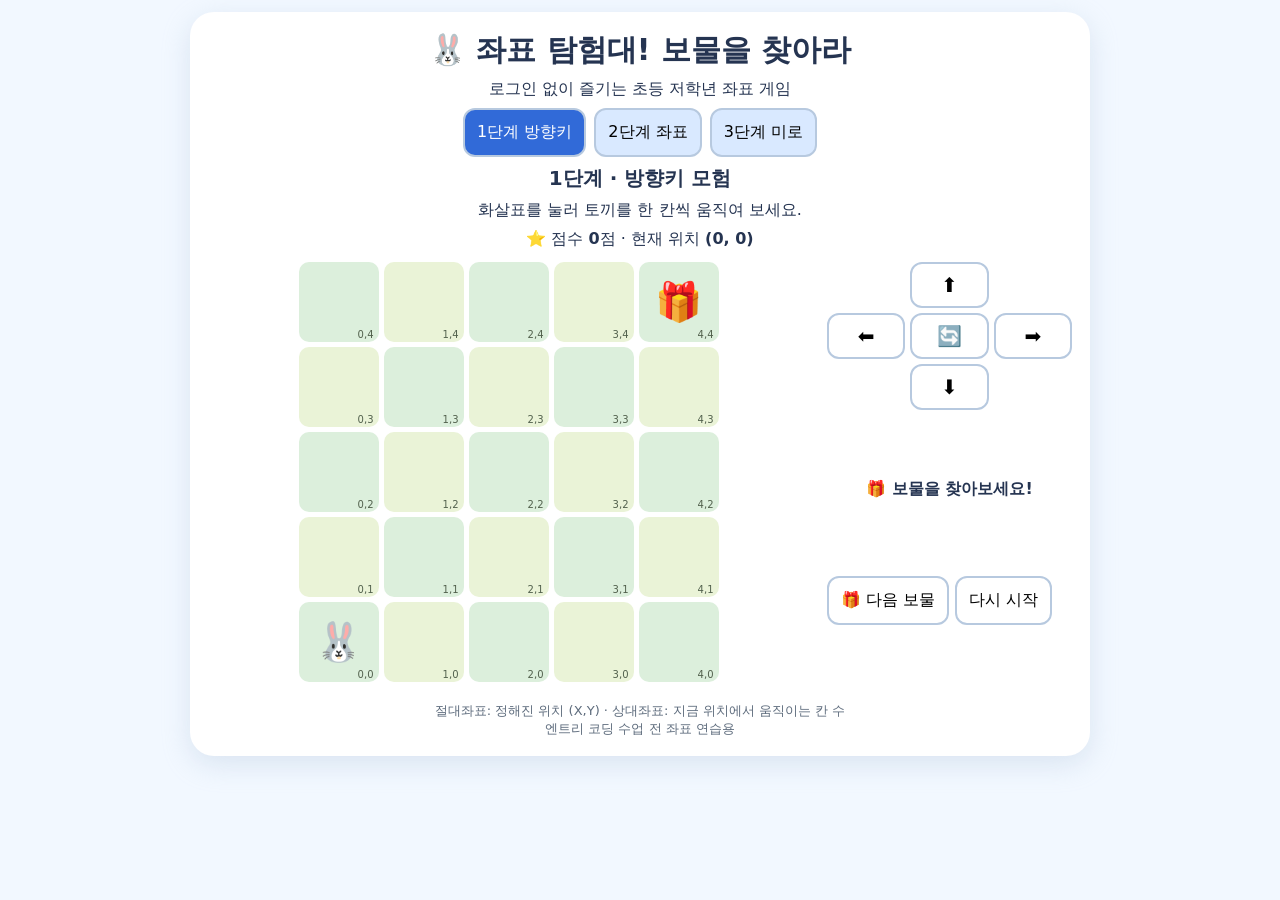
<file: coordinate-adventure/index.html>
<!doctype html><html lang="ko"><head><meta charset="utf-8"><meta name="viewport" content="width=device-width,initial-scale=1"><title>좌표 탐험대! 보물을 찾아라</title><style>body{font-family:system-ui,sans-serif;background:#f2f8ff;color:#253451;text-align:center;margin:0;padding:20px}main{max-width:650px;margin:auto;background:white;border-radius:24px;padding:22px;box-shadow:0 8px 28px #a9bed455}h1{font-size:clamp(24px,5vw,34px)}button,select{font:inherit;border-radius:12px;padding:12px;border:2px solid #b7c9df;background:white;cursor:pointer}button:hover{background:#e1f0ff}button:focus-visible{outline:3px solid orange}.tabs{display:flex;gap:8px;justify-content:center;flex-wrap:wrap}.tabs button{background:#d9e9ff}.tabs button.active,.primary{background:#316ad8;color:white}.board{display:grid;grid-template-columns:repeat(5,1fr);gap:5px;max-width:420px;margin:20px auto}.cell{aspect-ratio:1;display:grid;place-items:center;border-radius:10px;background:#dcefdc;font-size:clamp(20px,6vw,38px);position:relative}.cell:nth-child(even){background:#eaf3d7}.cell small{position:absolute;bottom:2px;right:5px;font-size:10px;color:#52614d}.obstacle{background:#ffc9ba!important}.controls{display:grid;grid-template-columns:repeat(3,90px);gap:8px;justify-content:center}.controls button{font-size:20px}.commands{min-height:48px;background:#f2f6ff;border-radius:12px;padding:10px;margin:12px 0;overflow-wrap:anywhere}.info{font-weight:bold;min-height:28px}section{margin-top:16px}#coord{display:flex;justify-content:center;gap:10px;align-items:center;flex-wrap:wrap}footer{font-size:13px;color:#5d6b7c;margin-top:25px}
/* 최초 버전의 게임 동작은 유지하고 조작 버튼만 오른쪽으로 이동 */
*{box-sizing:border-box}body{padding:12px}main{max-width:900px;padding:18px;display:grid;grid-template-columns:minmax(0,1fr) 245px;gap:8px 18px;align-items:start}main>h1,main>nav,main>h2,main>p:first-of-type,main>p:nth-of-type(2),main>div:first-of-type,main>footer{grid-column:1/-1;margin:0}main>h1{font-size:clamp(22px,3vw,30px)}main>h2{font-size:20px}main>p{margin:0}main>.board{grid-column:1;grid-row:7 / span 3;width:min(100%,420px);margin:4px auto}main>#relative,main>#absolute,main>#maze{grid-column:2;grid-row:7;margin:4px 0 0}main>#message{grid-column:2;grid-row:8;margin:0;min-height:28px}main>p:nth-last-of-type(1){grid-column:2;grid-row:9;margin:0;display:flex;gap:6px;flex-wrap:wrap}main>footer{grid-row:10;margin-top:8px}.controls{grid-template-columns:repeat(3,minmax(0,1fr));gap:5px}.controls button{padding:9px 3px}#coord{flex-direction:column;gap:9px}#coord label{display:flex;align-items:center;justify-content:space-between;width:100%}#coord select{min-width:90px}#maze>div:first-of-type{display:grid;grid-template-columns:repeat(2,minmax(0,1fr));gap:5px}#maze button{padding:7px 4px}#maze .commands{margin:8px 0;padding:8px}[hidden]{display:none!important}
@media(max-width:620px){main{grid-template-columns:minmax(0,1fr) 145px;gap:5px 7px;padding:8px}main>.board{width:100%}main>h1{font-size:21px}main>h2{font-size:17px}main>p{font-size:12px}main>footer{font-size:11px}main>#relative button,main>#absolute button,main>#maze button{font-size:12px;padding:5px 2px}#coord select{min-width:55px}.tabs{gap:4px}.tabs button{font-size:12px;padding:7px 3px}#maze>p{font-size:11px}}
</style></head><body><main><h1>🐰 좌표 탐험대! 보물을 찾아라</h1><p>로그인 없이 즐기는 초등 저학년 좌표 게임</p><nav class="tabs"><button onclick="stage(1)" id="tab1">1단계 방향키</button><button onclick="stage(2)" id="tab2">2단계 좌표</button><button onclick="stage(3)" id="tab3">3단계 미로</button></nav><h2 id="heading"></h2><p id="help"></p><div>⭐ 점수 <b id="score">0</b>점 · 현재 위치 <b id="position"></b></div><div id="board" class="board" aria-label="좌표 게임판"></div><p id="message" class="info" role="status"></p><section id="relative"><div class="controls"><span></span><button onclick="move(0,1)">⬆️</button><span></span><button onclick="move(-1,0)">⬅️</button><button onclick="reset()">🔄</button><button onclick="move(1,0)">➡️</button><span></span><button onclick="move(0,-1)">⬇️</button><span></span></div></section><section id="absolute" hidden><div id="coord"><label>X <select id="x"></select></label><label>Y <select id="y"></select></label><button class="primary" onclick="teleport()">좌표로 이동!</button></div></section><section id="maze" hidden><p>명령을 차례대로 담고 실행해요. 🧱 장애물은 피하세요!</p><div><button onclick="add(0,1)">⬆️ 위</button><button onclick="add(0,-1)">⬇️ 아래</button><button onclick="add(-1,0)">⬅️ 왼쪽</button><button onclick="add(1,0)">➡️ 오른쪽</button></div><div id="commands" class="commands">명령을 선택하세요</div><button class="primary" onclick="run()">▶️ 명령 실행</button> <button onclick="undo()">↩️ 하나 취소</button> <button onclick="clearCommands()">🗑️ 모두 지우기</button></section><p><button onclick="next()">🎁 다음 보물</button> <button onclick="reset()">다시 시작</button></p><footer>절대좌표: 정해진 위치 (X,Y) · 상대좌표: 지금 위치에서 움직이는 칸 수<br>엔트리 코딩 수업 전 좌표 연습용</footer></main><script>let level=1,round=0,score=0,pos={x:0,y:0},goal={x:4,y:4},walls=[],commands=[],running=false;const $=id=>document.getElementById(id);for(let i=0;i<5;i++){for(let id of ['x','y'])$(id).add(new Option(i,i))}function key(p){return p.x+','+p.y}function stage(n){level=n;round=0;score=0;$('score').textContent=score;reset()}function reset(){running=false;commands=[];pos={x:0,y:0};goal=level===3?{x:4,y:4}:{x:(round*2+4)%5,y:(round*3+4)%5};if(key(goal)==='0,0')goal={x:4,y:4};walls=level===3?[{x:1,y:0},{x:1,y:1},{x:3,y:2},{x:3,y:3}]:[];for(let i=1;i<=3;i++)$('tab'+i).classList.toggle('active',i===level);$('heading').textContent=['','1단계 · 방향키 모험','2단계 · 보물 좌표 찾기','3단계 · 장애물 미로 탈출'][level];$('help').textContent=['','화살표를 눌러 토끼를 한 칸씩 움직여 보세요.','X와 Y를 선택해 보물 위치로 순간이동하세요.','이동 명령을 순서대로 조립하고 실행하세요.'][level];$('relative').hidden=level!==1;$('absolute').hidden=level!==2;$('maze').hidden=level!==3;$('message').textContent='🎁 보물을 찾아보세요!';draw()}function draw(){let b=$('board');b.innerHTML='';for(let y=4;y>=0;y--)for(let x=0;x<5;x++){let c=document.createElement('div');c.className='cell';let wall=walls.some(p=>p.x===x&&p.y===y);if(wall)c.classList.add('obstacle');c.textContent=pos.x===x&&pos.y===y?'🐰':goal.x===x&&goal.y===y?'🎁':wall?'🧱':'';let s=document.createElement('small');s.textContent=x+','+y;c.appendChild(s);b.appendChild(c)}$('position').textContent='('+pos.x+', '+pos.y+')';$('commands').textContent=commands.length?commands.map(c=>c.label).join(' → '):'명령을 선택하세요'}function move(dx,dy){if(running)return;step(dx,dy)}function step(dx,dy){let x=pos.x+dx,y=pos.y+dy;if(x<0||x>4||y<0||y>4){$('message').textContent='🚧 지도 밖으로 나갈 수 없어요!';return false}if(walls.some(p=>p.x===x&&p.y===y)){$('message').textContent='🧱 장애물이 있어요! 다른 길을 찾아보세요.';return false}pos={x,y};draw();if(x===goal.x&&y===goal.y){score+=10;$('score').textContent=score;$('message').textContent='🎉 성공! 보물 발견! +10점';return 'win'}$('message').textContent='좋아요! 다음 위치로 이동해요.';return true}function teleport(){let x=+$('x').value,y=+$('y').value;pos={x,y};draw();if(x===goal.x&&y===goal.y){score+=10;$('score').textContent=score;$('message').textContent='🎉 정확한 좌표! +10점'}else $('message').textContent='아쉬워요! 보물의 좌표를 다시 확인해요.'}function add(dx,dy){if(running)return;commands.push({dx,dy,label:dx===1?'➡️':dx===-1?'⬅️':dy===1?'⬆️':'⬇️'});draw()}function undo(){if(running)return;commands.pop();draw()}function clearCommands(){if(running)return;commands=[];draw()}async function run(){if(running||!commands.length)return;running=true;pos={x:0,y:0};draw();let seq=[...commands];for(let c of seq){await new Promise(r=>setTimeout(r,450));let result=step(c.dx,c.dy);if(result!==true)break}running=false}function next(){round++;reset()}stage(1);</script></body></html>
</file>
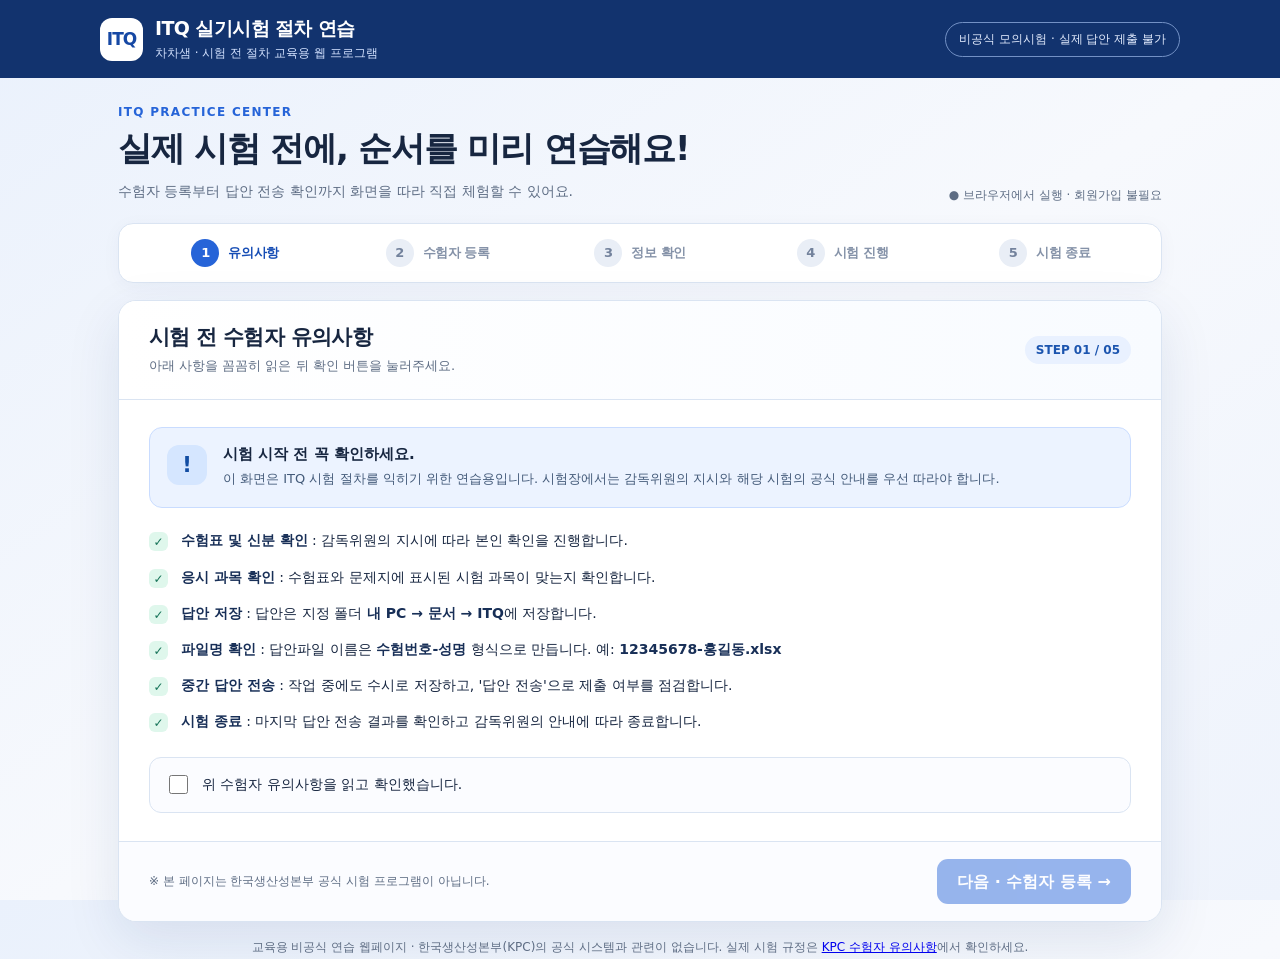
<file: itq/index.html>
<!doctype html>
<html lang="ko">
<head>
  <meta charset="utf-8" />
  <meta name="viewport" content="width=device-width, initial-scale=1" />
  <meta name="theme-color" content="#183c80" />
  <title>ITQ 실기시험 절차 연습 | 차차샘</title>
  <style>
    :root { --navy:#17366a; --blue:#2664d8; --blue-deep:#164db5; --pale:#edf4ff; --ink:#172640; --muted:#5e6d84; --border:#dae4f2; --bg:#f3f6fc; --ok:#117653; --warn:#a85b04; --red:#af3030; --shadow:0 18px 54px rgba(24,52,104,.10); }
    *{box-sizing:border-box} html{height:100%} body{margin:0;min-height:100vh;font-family:'Malgun Gothic','Apple SD Gothic Neo','Noto Sans KR',system-ui,sans-serif;color:var(--ink);background:linear-gradient(145deg,#eaf1fc 0%,#f7f9fd 52%,#eef3fc 100%)}
    button,input,select{font:inherit} button{cursor:pointer} button:disabled{cursor:not-allowed;opacity:.47} button:focus-visible,input:focus-visible,select:focus-visible{outline:3px solid #8cb5ff;outline-offset:3px} [hidden]{display:none!important}
    .top{background:#12336e;color:white;min-height:76px;display:flex;align-items:center;justify-content:space-between;padding:16px max(25px,calc((100vw - 1080px)/2));gap:16px}
    .brand{display:flex;align-items:center;gap:12px}.brand-mark{width:43px;height:43px;border-radius:12px;background:#fff;color:#1648a4;display:grid;place-items:center;font-weight:900;font-size:17px;letter-spacing:-1px}.brand-title{font-size:19px;font-weight:800;letter-spacing:-.6px}.brand-sub{font-size:12px;color:#d3e2ff;margin-top:3px}.top-pill{border:1px solid #7391c5;color:#e4edff;border-radius:30px;padding:8px 13px;font-size:12px;white-space:nowrap}
    main{max-width:1080px;margin:27px auto 45px;padding:0 18px}.intro{display:flex;justify-content:space-between;align-items:flex-end;gap:20px;margin:0 0 19px}.eyebrow{font-size:12px;font-weight:800;color:var(--blue);letter-spacing:1.3px}.intro h1{font-size:clamp(25px,3.4vw,34px);margin:7px 0 8px;letter-spacing:-1.2px}.intro p{color:var(--muted);font-size:14px;margin:0;line-height:1.7}.intro-right{display:flex;gap:8px;align-items:center;color:var(--muted);font-size:12px;white-space:nowrap}
    .stepper{background:white;border:1px solid var(--border);border-radius:15px;display:grid;grid-template-columns:repeat(5,1fr);padding:15px;margin-bottom:17px;box-shadow:0 4px 19px rgba(29,55,90,.04)}.step{display:flex;align-items:center;gap:9px;justify-content:center;color:#8592a8;font-weight:700;font-size:13px;letter-spacing:-.4px}.step-num{width:28px;height:28px;border-radius:50%;background:#e9eef6;display:grid;place-items:center;color:#73829c;font-weight:800;font-size:13px}.step.active{color:var(--blue-deep)}.step.active .step-num{background:var(--blue);color:white}.step.done{color:var(--ok)}.step.done .step-num{color:white;background:var(--ok)}
    .panel{background:white;border:1px solid var(--border);box-shadow:var(--shadow);border-radius:18px;overflow:hidden}.panel-top{padding:22px 30px;border-bottom:1px solid var(--border);display:flex;align-items:center;justify-content:space-between;gap:12px;background:linear-gradient(90deg,#ffffff,#f8fbff)}.section-title{font-weight:850;font-size:21px;margin:0;letter-spacing:-.7px}.section-sub{font-size:13px;line-height:1.6;color:var(--muted);margin-top:5px}.badge{display:inline-flex;align-items:center;gap:6px;background:#e9f1ff;color:#1c55af;border-radius:22px;padding:7px 11px;font-size:12px;font-weight:750;white-space:nowrap}.panel-body{padding:27px 30px 28px}.foot{padding:17px 30px;border-top:1px solid var(--border);display:flex;gap:10px;justify-content:space-between;align-items:center;flex-wrap:wrap;background:#fbfcff}
    .btn{border:0;border-radius:11px;padding:12px 20px;font-weight:800;line-height:1.2;display:inline-flex;align-items:center;justify-content:center;gap:8px;min-height:45px;transition:background .15s,transform .15s}.btn:hover:not(:disabled){transform:translateY(-1px)}.primary{color:#fff;background:var(--blue)}.primary:hover:not(:disabled){background:var(--blue-deep)}.secondary{background:#e9f0fa;color:#24426c}.secondary:hover:not(:disabled){background:#dce9fc}.outline{background:white;color:var(--blue-deep);border:1px solid #a9c5f4}.danger{background:#fff2f2;color:var(--red);border:1px solid #f0c8c8}.tiny{padding:8px 12px;min-height:35px;font-size:12px}
    .notice-card{display:grid;grid-template-columns:43px 1fr;gap:13px;border-radius:13px;background:#ecf3ff;border:1px solid #c9dcff;padding:17px;margin-bottom:20px}.notice-icon{width:40px;height:40px;display:grid;place-items:center;background:#d5e6ff;color:#124da3;border-radius:12px;font-size:21px;font-weight:900}.notice-card strong{display:block;font-size:15px;margin-bottom:4px}.notice-card p{color:#435a79;font-size:13px;line-height:1.75;margin:0}.notice-list{list-style:none;padding:0;margin:0;display:grid;gap:11px}.notice-list li{display:grid;grid-template-columns:22px 1fr;gap:10px;align-items:start;font-size:14px;line-height:1.8}.check-icon{width:19px;height:19px;border-radius:6px;color:#167358;background:#dff7ec;text-align:center;font-size:12px;font-weight:900;margin-top:4px}.notice-list b{color:#182f57}.verify{display:flex;align-items:flex-start;gap:11px;background:#fbfcff;border:1px solid var(--border);border-radius:12px;margin-top:23px;padding:15px;font-size:14px;line-height:1.6;cursor:pointer}.verify input{width:19px;height:19px;accent-color:var(--blue);flex:0 0 auto;margin-top:2px}
    .form-grid{display:grid;grid-template-columns:1fr 1fr;gap:22px;margin-top:8px}.form-field{display:flex;flex-direction:column;gap:9px}.form-field.full{grid-column:1/-1}.form-field label{font-size:14px;font-weight:800}.field{height:48px;border:1px solid #bacce6;padding:0 14px;border-radius:10px;background:white;color:#1e3451;width:100%}.field::placeholder{color:#a3afc2}.hint{font-size:12px;color:var(--muted);line-height:1.6}.error{font-size:13px;color:var(--red);font-weight:700;margin-top:10px;min-height:19px}.info-line{background:#f4f8fe;border-left:3px solid #4d83dc;padding:14px 16px;margin:22px 0 0;border-radius:6px;font-size:13px;line-height:1.8;color:#405673}.preview-grid{display:grid;grid-template-columns:repeat(3,1fr);gap:13px}.preview-item{border:1px solid var(--border);border-radius:12px;padding:15px 17px;background:#fbfdff}.preview-label{font-size:12px;color:var(--muted);margin-bottom:7px}.preview-value{font-size:17px;font-weight:850;overflow-wrap:anywhere}.blue{color:var(--blue-deep)}.small{font-size:13px}.exam-area{display:grid;grid-template-columns:minmax(0,1fr) 295px;gap:17px}.block{border:1px solid var(--border);border-radius:13px;padding:19px 20px;background:#fff;margin-bottom:14px}.block:last-child{margin-bottom:0}.block h3{font-size:16px;letter-spacing:-.5px;margin:0 0 9px;display:flex;align-items:center;gap:8px}.circle{display:inline-grid;place-items:center;width:24px;height:24px;background:#e9f1ff;color:var(--blue-deep);border-radius:8px;font-size:12px}.block p{font-size:13px;line-height:1.8;color:var(--muted);margin:3px 0 13px}.path{background:#f4f7fb;border:1px solid #e2eaf5;padding:12px;border-radius:9px;font-family:Consolas,'Malgun Gothic',monospace;font-size:13px;line-height:1.7;overflow-wrap:anywhere;margin-bottom:10px}.row-actions{display:flex;gap:8px;flex-wrap:wrap}.upload{display:block;border:2px dashed #b7cced;border-radius:11px;padding:15px;background:#f9fbff;cursor:pointer;text-align:center;color:#1e4f9e;font-size:13px;font-weight:800}.upload input{display:none}.filename-status{font-size:13px;line-height:1.7;margin-top:10px;overflow-wrap:anywhere}.ok{color:var(--ok)}.bad{color:var(--red)}.side{border:1px solid var(--border);border-radius:13px;overflow:hidden;background:#f9fbff;align-self:start}.side-head{background:#e9f2ff;padding:16px 18px;font-size:13px;font-weight:800;color:#234c8e}.timer{font-size:46px;font-weight:900;text-align:center;letter-spacing:1.5px;color:var(--navy);padding:18px 8px 10px;font-variant-numeric:tabular-nums}.timer-label{text-align:center;font-size:12px;color:var(--muted);margin-bottom:18px}.side-list{padding:14px 17px;border-top:1px solid var(--border);display:grid;gap:11px}.side-line{display:flex;justify-content:space-between;gap:9px;font-size:12px}.side-line span{color:var(--muted)}.side-line b{text-align:right;overflow-wrap:anywhere}.log{margin-top:16px;border-top:1px solid var(--border);padding-top:14px}.log h4{margin:0 0 9px;font-size:13px}.log ul{margin:0;padding-left:18px;font-size:12px;color:#536681;line-height:1.8;max-height:180px;overflow-y:auto}.log-empty{font-size:12px;color:#94a1b4}.alert{border-radius:11px;padding:12px 14px;background:#fff7e9;border:1px solid #eed5a5;font-size:12px;line-height:1.7;color:#785118;margin-top:12px}.success-icon{height:75px;width:75px;background:#e0f7eb;color:#11744a;border-radius:50%;display:grid;place-items:center;font-size:44px;font-weight:900;margin:4px auto 14px}.success-title{text-align:center;font-size:25px;font-weight:900;letter-spacing:-.7px;margin:0 0 8px}.success-text{text-align:center;color:var(--muted);font-size:14px;line-height:1.8;margin:0 0 23px}.result{max-width:610px;margin:0 auto;border:1px solid var(--border);border-radius:12px;overflow:hidden}.result-row{display:flex;padding:14px 18px;border-bottom:1px solid var(--border);font-size:14px;gap:15px;align-items:start}.result-row:last-child{border-bottom:0}.result-row span{width:112px;color:var(--muted);flex:none}.result-row strong{overflow-wrap:anywhere}.subnote{font-size:12px;color:var(--muted);line-height:1.8;max-width:1080px;margin:15px auto;text-align:center}.nowrap{white-space:nowrap}
    .overlay{position:fixed;inset:0;background:rgba(10,29,59,.58);z-index:10;display:grid;place-items:center;padding:20px}.dialog{max-width:510px;width:100%;background:white;border-radius:16px;box-shadow:0 24px 80px #102b5370;overflow:hidden}.dialog h2{margin:0;font-size:20px}.dialog-head{padding:21px 24px 16px;border-bottom:1px solid var(--border)}.dialog-body{padding:21px 24px;color:#3e516e;font-size:14px;line-height:1.8}.dialog-foot{display:flex;justify-content:flex-end;gap:8px;padding:16px 24px;background:#f7faff;border-top:1px solid var(--border)}
    @media(max-width:760px){.top{padding:14px 18px}.top-pill{display:none}.intro-right{display:none}main{margin-top:18px}.stepper{padding:12px 5px}.step{font-size:10px;flex-direction:column;gap:5px}.step-num{width:25px;height:25px}.panel-top,.panel-body,.foot{padding-left:19px;padding-right:19px}.exam-area{grid-template-columns:1fr}.form-grid{grid-template-columns:1fr;gap:17px}.form-field.full{grid-column:auto}.preview-grid{grid-template-columns:1fr 1fr}.timer{font-size:42px}.intro h1{font-size:26px}.foot{justify-content:center}.foot .btn{flex:1}.panel-top{align-items:flex-start;flex-direction:column}}
    @media(max-width:430px){.brand-title{font-size:16px}.preview-grid{grid-template-columns:1fr}.notice-list li{font-size:13px}.result-row span{width:90px}.btn{padding:11px 13px}}
    .sr-only{position:absolute;width:1px;height:1px;opacity:0;overflow:hidden;pointer-events:none}
    /* 모의 Windows 바탕화면 */
    #screen4 .panel-body{padding:18px}
    .exam-area{grid-template-columns:minmax(0,1fr) 275px;gap:16px;align-items:stretch}
    .exam-area .side{align-self:stretch}
    .desktop{height:552px;min-height:552px;position:relative;overflow:hidden;border-radius:13px;background:
       radial-gradient(ellipse 70% 85% at 82% 16%,rgba(142,210,255,.55),transparent 62%),
       radial-gradient(ellipse 75% 70% at 64% 72%,rgba(19,99,236,.78),transparent 69%),
       linear-gradient(135deg,#042f6a 0%,#0757aa 32%,#0988d3 60%,#0c347c 100%);
       box-shadow:inset 0 0 0 1px rgba(255,255,255,.22);isolation:isolate;color:#fff}
    .desktop:before,.desktop:after{content:'';position:absolute;pointer-events:none;z-index:-1;transform:rotate(-28deg);border-radius:46% 54% 60% 40%;filter:blur(1px)}
    .desktop:before{width:610px;height:270px;right:-180px;top:105px;background:linear-gradient(160deg,rgba(181,233,255,.6) 0%,rgba(34,161,255,.28) 43%,rgba(5,38,113,.16) 66%,transparent 67%);box-shadow:0 23px 63px rgba(3,46,128,.33)}
    .desktop:after{width:520px;height:230px;right:-35px;top:240px;background:linear-gradient(20deg,transparent 0%,rgba(24,87,194,.1) 18%,rgba(145,217,253,.34) 63%,rgba(254,255,255,.1) 78%,transparent 100%)}
    .desk-toplabel{position:absolute;top:13px;right:17px;font-size:10px;letter-spacing:.7px;color:#e1f1ff;background:#113a7977;border:1px solid #e1f1ff40;border-radius:40px;padding:6px 10px}
    .desktop-icons{position:absolute;top:24px;left:15px;display:flex;flex-direction:column;gap:8px;z-index:2}
    .desktop-icon{width:87px;min-height:82px;padding:7px 5px;border:1px solid transparent;border-radius:7px;display:flex;align-items:center;flex-direction:column;justify-content:center;gap:5px;background:transparent;color:#fff;text-shadow:0 1px 3px #093969;font-weight:600;font-size:11px;text-align:center;line-height:1.3;cursor:pointer}
    .desktop-icon:hover,.desktop-icon:focus-visible{background:#d6f1ff33;border-color:#d6f1ff78;outline-offset:1px}
    .desk-icon-art{height:39px;display:flex;align-items:center;justify-content:center;font-size:36px;filter:drop-shadow(0 4px 3px #05295165)}
    .desk-icon-art svg{width:41px;height:41px;filter:drop-shadow(0 4px 3px #05295155)}
    .desktop-center{position:absolute;left:114px;right:15px;top:57px;display:grid;place-items:center;z-index:1}
    .desk-window{width:min(100%,430px);background:#f9fcff;color:#1d3855;border-radius:11px;overflow:hidden;box-shadow:0 20px 45px rgba(1,23,75,.4),0 0 0 1px #ecf7ffad}
    .desk-windowbar{height:39px;background:#e7f1ff;display:flex;align-items:center;justify-content:space-between;padding:0 13px;color:#244b7d;font-size:12px;font-weight:800;border-bottom:1px solid #d3e5fa}
    .win-controls{display:flex;gap:12px;color:#6f87a7;font-size:13px;line-height:1;font-weight:500}
    .desk-windowbody{padding:23px 20px 24px;text-align:center}
    .desk-windowbody .desk-symbol{height:58px;width:58px;border-radius:17px;background:#e0efff;margin:0 auto 12px;color:#1557bc;display:grid;place-items:center}
    .desk-windowbody h3{font-size:22px;line-height:1.35;margin:0 0 9px;letter-spacing:-.8px;color:#173969}
    .desk-windowbody p{color:#637795;font-size:12px;line-height:1.7;margin:0 0 17px}
    .side-transfer{padding:0 17px 17px;display:grid;gap:4px}
    #sendAnswer{width:100%;min-height:54px;font-size:18px;border-radius:11px;background:linear-gradient(135deg,#1557bf,#2778ee);box-shadow:0 6px 18px rgba(33,101,219,.2)}
    #sendAnswer:hover:not(:disabled){background:linear-gradient(135deg,#154dab,#176bdb)}
    #transferStatus{font-size:12px;text-align:left;margin:7px 0 0;min-height:0;line-height:1.6}
    .desk-tray{position:absolute;left:115px;right:15px;bottom:54px;background:#ffffffed;color:#234261;border:1px solid #ffffffc4;border-radius:10px;padding:12px 14px;box-shadow:0 7px 28px #09346637;z-index:2}
    .desk-tray-title{color:#587393;font-size:11px;font-weight:800}
    .desk-tray #selectedFileStatus{font-weight:800;margin:5px 0 3px;font-size:12px;max-height:32px;overflow:auto}
    .desk-tray #pathText{font-size:11px;line-height:1.4;color:#4b6482;overflow-wrap:anywhere;margin:5px 0 0}
    .desk-tray .tray-actions{display:flex;align-items:center;gap:8px;flex-wrap:wrap;margin-top:8px}
    .desk-tray .tray-actions button{padding:5px 9px;min-height:27px;font-size:11px;border-radius:7px}
    .desk-tray #saveStatus{font-size:11px;margin-top:5px;max-height:27px;overflow:auto}
    .desktop-taskbar{position:absolute;bottom:0;left:0;right:0;height:41px;background:#0d2456cf;backdrop-filter:blur(10px);border-top:1px solid #ffffff45;display:flex;align-items:center;gap:10px;padding:0 12px;font-size:11px;color:#e6f6ff}
    .window-logo{display:grid;grid-template-columns:repeat(2,10px);grid-template-rows:repeat(2,10px);gap:2px;transform:skewY(-5deg)}.window-logo i{background:#b6e6ff;display:block}
    .taskbar-app{padding:5px 10px;border-radius:7px;background:#ffffff20;white-space:nowrap}
    .taskbar-clock{margin-left:auto;white-space:nowrap;text-align:right;font-size:10px;line-height:1.4}
    .fake-info{font-size:11px;color:#d6edff;margin-top:3px}
    .result-preview-grid{grid-template-columns:repeat(2,1fr)}
    @media(max-width:760px){.exam-area{grid-template-columns:1fr}#screen4 .panel-body{padding:14px}.desktop{height:560px;min-height:560px}.exam-area .side{align-self:start}}
    @media(max-width:430px){.desktop{height:752px;min-height:752px}.desktop-icons{left:5px;top:30px;gap:4px}.desktop-icon{width:76px;min-height:75px;font-size:10px}.desk-icon-art svg{width:35px;height:35px}.desktop-center{left:88px;right:7px;top:65px}.desk-windowbody{padding:17px 8px}.desk-windowbody h3{font-size:18px}.desk-windowbody p{font-size:11px}#sendAnswer{min-height:52px;font-size:16px}.desk-tray{left:88px;right:7px;bottom:51px;padding:10px}.desk-tray #selectedFileStatus{max-height:50px}.desk-tray .tray-actions{gap:5px}.desk-tray .tray-actions button{padding:6px;font-size:10px}.desk-toplabel{right:6px;top:7px}.desktop-taskbar{padding:0 9px}}

    /* 바탕화면에는 한글 2022 바로가기 하나만 표시 */
    .exam-left{min-width:0;display:flex;flex-direction:column;gap:12px}
    .desktop-icon-only{cursor:default;user-select:none;width:106px;min-height:104px;padding:8px 4px;pointer-events:none}
    .desktop-icon-only .desk-icon-art{height:61px}
    .desktop-icon-only .desk-icon-art svg{width:54px;height:60px}
    .desktop-icon-only>span:last-child{font-size:12px;font-weight:700;white-space:nowrap}
    .file-tools{border:1px solid var(--border);border-radius:11px;background:#f8fbff;padding:13px 15px}
    .file-tools-heading{font-size:13px;font-weight:850;color:#244771;display:flex;align-items:center;gap:9px}
    .file-tools-heading span{font-size:11px;font-weight:600;color:#71829a}
    .file-tools-actions{display:flex;flex-wrap:wrap;gap:7px;margin:11px 0}
    .file-tools-actions .btn{min-height:33px;padding:7px 10px;font-size:11px}
    .file-pick{cursor:pointer}
    .file-tools-status{font-size:12px;color:#4b6482;line-height:1.5}
    .file-tools-status #selectedFileStatus{font-weight:750;margin:6px 0}
    .file-tools-status #pathText{overflow-wrap:anywhere;font-size:11px}
    .file-tools-status #saveStatus{font-size:11px}
    .file-tools-subrow{display:flex;gap:12px;align-items:center;margin-top:8px;flex-wrap:wrap;color:#7887a0;font-size:11px}
    @media(max-width:430px){.desktop-icon-only{width:102px;min-height:100px}.desktop-icon-only .desk-icon-art svg{width:51px;height:57px}}
  </style>
</head>
<body>
  <header class="top">
    <div class="brand"><div class="brand-mark" aria-hidden="true">ITQ</div><div><div class="brand-title">ITQ 실기시험 절차 연습</div><div class="brand-sub">차차샘 · 시험 전 절차 교육용 웹 프로그램</div></div></div>
    <div class="top-pill">비공식 모의시험 · 실제 답안 제출 불가</div>
  </header>
  <main>
    <div class="intro"><div><div class="eyebrow">ITQ PRACTICE CENTER</div><h1>실제 시험 전에, 순서를 미리 연습해요!</h1><p>수험자 등록부터 답안 전송 확인까지 화면을 따라 직접 체험할 수 있어요.</p></div><div class="intro-right">● 브라우저에서 실행 · 회원가입 불필요</div></div>
    <nav class="stepper" aria-label="진행 단계"><div class="step active" data-step="1"><div class="step-num">1</div><span>유의사항</span></div><div class="step" data-step="2"><div class="step-num">2</div><span>수험자 등록</span></div><div class="step" data-step="3"><div class="step-num">3</div><span>정보 확인</span></div><div class="step" data-step="4"><div class="step-num">4</div><span>시험 진행</span></div><div class="step" data-step="5"><div class="step-num">5</div><span>시험 종료</span></div></nav>

    <section class="panel" id="screen1" aria-labelledby="title1">
      <div class="panel-top"><div><h2 class="section-title" id="title1">시험 전 수험자 유의사항</h2><div class="section-sub">아래 사항을 꼼꼼히 읽은 뒤 확인 버튼을 눌러주세요.</div></div><span class="badge">STEP 01 / 05</span></div>
      <div class="panel-body">
        <div class="notice-card"><div class="notice-icon" aria-hidden="true">!</div><div><strong>시험 시작 전 꼭 확인하세요.</strong><p>이 화면은 ITQ 시험 절차를 익히기 위한 연습용입니다. 시험장에서는 감독위원의 지시와 해당 시험의 공식 안내를 우선 따라야 합니다.</p></div></div>
        <ul class="notice-list">
          <li><span class="check-icon">✓</span><span><b>수험표 및 신분 확인</b> : 감독위원의 지시에 따라 본인 확인을 진행합니다.</span></li>
          <li><span class="check-icon">✓</span><span><b>응시 과목 확인</b> : 수험표와 문제지에 표시된 시험 과목이 맞는지 확인합니다.</span></li>
          <li><span class="check-icon">✓</span><span><b>답안 저장</b> : 답안은 지정 폴더 <b>내 PC → 문서 → ITQ</b>에 저장합니다.</span></li>
          <li><span class="check-icon">✓</span><span><b>파일명 확인</b> : 답안파일 이름은 <b>수험번호-성명</b> 형식으로 만듭니다. 예: <b>12345678-홍길동.xlsx</b></span></li>
          <li><span class="check-icon">✓</span><span><b>중간 답안 전송</b> : 작업 중에도 수시로 저장하고, '답안 전송'으로 제출 여부를 점검합니다.</span></li>
          <li><span class="check-icon">✓</span><span><b>시험 종료</b> : 마지막 답안 전송 결과를 확인하고 감독위원의 안내에 따라 종료합니다.</span></li>
        </ul>
        <label class="verify"><input type="checkbox" id="agree"/><span>위 수험자 유의사항을 읽고 확인했습니다.</span></label>
      </div>
      <div class="foot"><span class="hint">※ 본 페이지는 한국생산성본부 공식 시험 프로그램이 아닙니다.</span><button class="btn primary" id="noticeNext" disabled>다음 · 수험자 등록 →</button></div>
    </section>

    <section class="panel" id="screen2" aria-labelledby="title2" hidden>
      <div class="panel-top"><div><h2 class="section-title" id="title2">수험자 정보 입력</h2><div class="section-sub">수험번호와 이름만 입력해 주세요.</div></div><span class="badge">STEP 02 / 05</span></div>
      <div class="panel-body">
        <form id="candidateForm" novalidate>
          <div class="form-grid">
            <div class="form-field"><label for="examNumber">수험번호 <span class="blue">*</span></label><input class="field" id="examNumber" type="text" maxlength="8" inputmode="numeric" autocomplete="off" placeholder="예: 12345678" required/><span class="hint">연습용으로 숫자 8자리를 입력해 주세요.</span></div>
            <div class="form-field"><label for="candidateName">성명 <span class="blue">*</span></label><input class="field" id="candidateName" type="text" maxlength="25" autocomplete="off" placeholder="예: 홍길동" required/><span class="hint">이름의 앞뒤 공백은 자동으로 제외됩니다.</span></div>
          </div>
          <div class="error" id="formError" role="alert" aria-live="polite"></div>
          <div class="info-line">💡 수험번호와 이름은 파일명을 만들 때 사용됩니다. 이 연습 페이지는 입력한 정보를 서버로 보내거나 보관하지 않습니다.</div>
        </form>
      </div>
      <div class="foot"><button class="btn secondary" id="backToNotice">← 이전</button><button class="btn primary" id="registerBtn">수험정보 확인 →</button></div>
    </section>

    <section class="panel" id="screen3" aria-labelledby="title3" hidden>
      <div class="panel-top"><div><h2 class="section-title" id="title3">수험정보 최종 확인</h2><div class="section-sub">본인 정보가 올바른지 확인한 후 시험을 시작하세요.</div></div><span class="badge">STEP 03 / 05</span></div>
      <div class="panel-body"><div class="preview-grid result-preview-grid"><div class="preview-item"><div class="preview-label">수험번호</div><div class="preview-value" id="previewNumber"></div></div><div class="preview-item"><div class="preview-label">성명</div><div class="preview-value" id="previewName"></div></div></div><div class="info-line"><b>답안 파일명 예시 (한글):</b><div class="path" style="margin:9px 0 0" id="previewFileName"></div>엑셀·파워포인트 등 다른 프로그램은 확장자가 다릅니다. 확인 후 시작하면 60분 연습 타이머가 작동합니다. 시간은 이 페이지에서만 측정됩니다.</div></div>
      <div class="foot"><button class="btn secondary" id="backToForm">← 정보 수정</button><button class="btn primary" id="startExam">시험 시작 ▶</button></div>
    </section>

    <section class="panel" id="screen4" aria-labelledby="title4" hidden>
      <div class="panel-top"><div><h2 class="section-title" id="title4">ITQ 실기 모의시험 진행</h2><div class="section-sub">한글 2022 바탕화면을 살펴보고 답안 전송 절차를 연습해 보세요.</div></div><span class="badge" id="progressBadge">● 시험 진행 중</span></div>
      <div class="panel-body">
        <div class="exam-area">
          <div class="exam-left">
          <div class="desktop" aria-label="Windows 바탕화면을 모방한 모의시험 화면">
            <span class="desk-toplabel">교육용 모의 바탕화면</span>
            <div class="desktop-icons" aria-label="바탕화면 아이콘">
              <div class="desktop-icon desktop-icon-only" role="img" aria-label="아래한글 2022 프로그램 바로가기 아이콘">
                <span class="desk-icon-art" aria-hidden="true">
                  <svg viewBox="0 0 56 60" xmlns="http://www.w3.org/2000/svg">
                    <defs><linearGradient id="hangul2022" x1="0" y1="0" x2="1" y2="1"><stop stop-color="#0eaeea"/><stop offset="1" stop-color="#0487cd"/></linearGradient></defs>
                    <rect x="11" y="5" width="39" height="47" rx="2" fill="#006cae"/>
                    <rect x="6" y="2" width="39" height="47" rx="2" fill="url(#hangul2022)"/>
                    <text x="25.5" y="36" fill="#004e92" font-family="Malgun Gothic, sans-serif" text-anchor="middle" font-size="30" font-weight="900">한</text>
                    <rect x="2" y="39" width="18" height="17" rx="3" fill="#fff" stroke="#d3e1f2" stroke-width="1.2"/>
                    <path d="M7 51l7-7m-5 0h5v5" stroke="#0c79c1" stroke-width="2" fill="none" stroke-linecap="round" stroke-linejoin="round"/>
                  </svg>
                </span>
                <span>한글 2022</span>
              </div>
            </div>
            <div class="desktop-taskbar" aria-hidden="true"><span class="window-logo"><i></i><i></i><i></i><i></i></span><span class="taskbar-app">ITQ 실기 연습</span><span class="taskbar-clock" id="desktopClock"></span></div>
          </div>
          <div class="file-tools" aria-label="답안 파일 준비 도구">
            <div class="file-tools-heading">답안 파일 준비 <span>모의 전송용</span></div>
            <div class="file-tools-actions">
              <label class="btn secondary tiny file-pick" for="answerFile">답안 파일 선택</label>
              <input class="sr-only" type="file" id="answerFile" accept=".xlsx,.xls,.pptx,.ppt,.hwp,.hwpx"/>
              <button class="btn secondary tiny" type="button" id="useMockFile">연습용 답안 만들기</button>
              <button class="btn secondary tiny" type="button" id="copyFileName">파일명 복사</button>
              <button class="btn secondary tiny" type="button" id="markSaved">저장 확인</button>
            </div>
            <div class="file-tools-status">
              <div class="filename-status" id="selectedFileStatus" aria-live="polite">선택된 파일이 없습니다.</div>
              <div id="pathText"></div>
              <div class="file-tools-subrow"><button class="btn secondary tiny" type="button" id="clearFile">파일 선택 취소</button><span>실제 파일은 전송되지 않습니다.</span></div>
              <div class="filename-status" id="saveStatus" aria-live="polite"></div>
            </div>
          </div>
          </div>
          <aside class="side" aria-label="시험 현황"><div class="side-head">시험 진행 현황</div><div class="timer" id="timer" role="timer" aria-label="남은 시험 시간">60:00</div><div class="timer-label">남은 연습시간</div><div class="side-transfer"><button class="btn primary" type="button" id="sendAnswer">⇧ &nbsp; 답안 전송</button><div class="filename-status" id="transferStatus" role="status" aria-live="polite"></div></div><div class="side-list"><div class="side-line"><span>수험번호</span><b id="sideNumber"></b></div><div class="side-line"><span>수험자</span><b id="sideName"></b></div><div class="side-line"><span>전송 횟수</span><b id="sendCount">0회</b></div><div class="side-line"><span>최근 전송</span><b id="lastSend">없음</b></div><div class="log"><h4>진행 기록</h4><div class="log-empty" id="logEmpty">아직 기록이 없습니다.</div><ul id="logList"></ul></div><div class="alert">이곳의 답안 전송은 절차를 연습하는 기능입니다. 실제 시험 시스템으로 전송되지 않습니다.</div></div></aside>
        </div>
      </div>
      <div class="foot"><span class="hint">모의 답안 전송을 1회 이상 완료하면 시험을 종료할 수 있습니다.</span><button class="btn primary" id="finishExam" disabled>시험 종료 →</button></div>
    </section>

    <section class="panel" id="screen5" aria-labelledby="title5" hidden>
      <div class="panel-top"><div><h2 class="section-title" id="title5">시험 종료 확인</h2><div class="section-sub">모든 과정을 마쳤습니다. 모의 답안 전송 결과를 확인하세요.</div></div><span class="badge">STEP 05 / 05</span></div>
      <div class="panel-body"><div class="success-icon" aria-hidden="true">✓</div><h3 class="success-title">모의시험을 완료했습니다!</h3><p class="success-text">수험정보 입력부터 답안 전송 확인까지 연습을 마쳤어요.<br/>실제 시험에서는 최종 전송 상태를 확인하고 감독위원 안내를 따라주세요.</p><div class="result"><div class="result-row"><span>수험번호</span><strong id="resultNumber"></strong></div><div class="result-row"><span>성명</span><strong id="resultName"></strong></div><div class="result-row"><span>전송 파일명</span><strong id="resultFile"></strong></div><div class="result-row"><span>모의 전송 횟수</span><strong id="resultCount"></strong></div><div class="result-row"><span>결과</span><strong class="ok">✓ 모의 답안 전송 완료</strong></div></div><div class="info-line" style="max-width:610px;margin:18px auto 0">실제 답안파일을 서버로 제출한 기록은 없습니다. 여기 표시되는 결과는 교육용 시뮬레이션의 성공 상태입니다.</div></div>
      <div class="foot"><span class="hint">수고하셨습니다! 다시 시작하면 입력 정보는 초기화됩니다.</span><button class="btn primary" id="restart">↻ 처음부터 다시 연습</button></div>
    </section>
    <div class="subnote">교육용 비공식 연습 웹페이지 · 한국생산성본부(KPC)의 공식 시스템과 관련이 없습니다. 실제 시험 규정은 <a href="https://license.kpc.or.kr/nasec/cstmrcnter/useinfo/selectExnstnotice.do" target="_blank" rel="noopener noreferrer">KPC 수험자 유의사항</a>에서 확인하세요.</div>
  </main>

  <div class="overlay" id="confirmOverlay" hidden>
    <div class="dialog" role="dialog" aria-modal="true" aria-labelledby="confirmHeading" aria-describedby="confirmText">
      <div class="dialog-head"><h2 id="confirmHeading">답안을 전송하시겠습니까?</h2></div>
      <div class="dialog-body" id="confirmText"></div>
      <div class="dialog-foot"><button class="btn secondary" id="cancelSend">취소</button><button class="btn primary" id="confirmSend">모의 전송 확인</button></div>
    </div>
  </div>

<script>
(() => {
  'use strict';
  const $ = id => document.getElementById(id);
  const validExts = ['.xlsx','.xls','.pptx','.ppt','.hwp','.hwpx'];
  let step = 1, candidate = null, selectedFile = null, sent = 0, seconds = 3600, startedAt = 0, clock = null, saved = false, finished = false;
  const visible = n => { step = n; for(let i=1;i<=5;i++){ $('screen'+i).hidden = i!==n; const node = document.querySelector('[data-step="'+i+'"]'); node.classList.toggle('active',i===n); node.classList.toggle('done',i<n); node.querySelector('.step-num').textContent=i<n?'✓':String(i); } window.scrollTo({top:0,behavior:'instant'}); };
  const escapeText = t => String(t).replaceAll('&','&amp;').replaceAll('<','&lt;').replaceAll('>','&gt;').replaceAll('"','&quot;').replaceAll("'",'&#39;');
  const basename = () => `${candidate.number}-${candidate.name}`;
  const expected = () => basename()+'.hwp'; // 한글 2022 연습용 예시 답안
  const appendLog = message => { $('logEmpty').hidden = true; const li=document.createElement('li'); li.textContent=`${new Date().toLocaleTimeString('ko-KR',{hour:'2-digit',minute:'2-digit',second:'2-digit'})} ${message}`; $('logList').prepend(li); };
  $('agree').addEventListener('change',e=>{$('noticeNext').disabled=!e.target.checked});
  $('noticeNext').addEventListener('click',()=>visible(2));
  $('backToNotice').addEventListener('click',()=>visible(1));
  $('backToForm').addEventListener('click',()=>visible(2));
  $('examNumber').addEventListener('input',e=>{e.target.value=e.target.value.replace(/\D/g,'').slice(0,8)});
  const readCandidate = () => {
    const number=$('examNumber').value.trim(), name=$('candidateName').value.trim().replace(/\s+/g,' ');
    $('formError').textContent='';
    if (!/^\d{8}$/.test(number)) { $('formError').textContent='수험번호를 숫자 8자리로 입력하세요.'; $('examNumber').focus(); return null; }
    if (name.length < 2 || /[\\/:*?"<>|]/.test(name)) { $('formError').textContent='이름을 2글자 이상 입력해 주세요. 파일명에 사용할 수 없는 기호는 제외해 주세요.'; $('candidateName').focus(); return null; }
    return {number,name};
  };
  $('registerBtn').addEventListener('click',()=>{
    const data=readCandidate(); if(!data)return;
    candidate=data;
    $('previewNumber').textContent=data.number; $('previewName').textContent=data.name;
    $('previewFileName').textContent=expected();
    visible(3);
  });
  $('candidateForm').addEventListener('submit',e=>{e.preventDefault();$('registerBtn').click()});
  const renderTimer = () => { $('desktopClock').textContent = new Date().toLocaleTimeString('ko-KR',{hour:'2-digit',minute:'2-digit'}); const mm=String(Math.floor(seconds/60)).padStart(2,'0'), ss=String(seconds%60).padStart(2,'0'); $('timer').textContent=`${mm}:${ss}`; $('timer').style.color=seconds<=300?'#af3030':''; };
  const tick = () => {
    if(finished)return;
    seconds=Math.max(0,3600-Math.floor((Date.now()-startedAt)/1000));renderTimer();
    if(seconds===0){ clearInterval(clock); clock=null; $('progressBadge').textContent='시간 종료 · 마지막 전송 확인'; $('transferStatus').textContent='연습 시간이 종료되었습니다. 진행 중인 작업은 저장·전송 여부를 확인하세요.'; $('transferStatus').className='filename-status bad'; appendLog('60분 연습 타이머 종료'); }
  };
  const updateFileStatus = () => {
    const node=$('selectedFileStatus');
    if (!selectedFile){node.className='filename-status';node.textContent='선택된 파일이 없습니다.';return}
    const name=selectedFile.name;
    const ext=name.slice(name.lastIndexOf('.')).toLowerCase();
    const good = name.slice(0,name.length-ext.length)===basename() && validExts.includes(ext);
    node.className='filename-status '+(good?'ok':'bad');
    node.textContent=(good?'✓ ': '⚠ ')+(selectedFile.fake?'가상 답안: ':'선택한 파일: ')+name+(good?' · 파일명 일치':' · 수험번호, 성명, 파일 확장자를 확인하세요.');
  };
  $('startExam').addEventListener('click',()=>{
    visible(4); $('pathText').textContent='내 PC \\ 문서 \\ ITQ \\ '+expected();
    $('sideNumber').textContent=candidate.number; $('sideName').textContent=candidate.name;
    $('saveStatus').textContent=''; $('transferStatus').textContent=''; selectedFile=null;updateFileStatus();
    seconds=3600;renderTimer();startedAt=Date.now();
    if(clock)clearInterval(clock);clock=setInterval(tick,400);
    appendLog('모의시험 시작');
  });
  $('copyFileName').addEventListener('click',async()=>{
    const value=expected();
    try {if(navigator.clipboard && window.isSecureContext) {await navigator.clipboard.writeText(value);$('saveStatus').textContent='✓ 파일명을 복사했습니다.';}
      else {const input=document.createElement('textarea');input.value=value;input.style.position='fixed';input.style.left='-9999px';document.body.append(input);input.select();const success=document.execCommand('copy');input.remove();$('saveStatus').textContent=success?'✓ 파일명을 복사했습니다.':'파일명: '+value;}}
    catch(e){$('saveStatus').textContent='파일명: '+value}
    $('saveStatus').className='filename-status ok';
  });
  $('markSaved').addEventListener('click',()=>{saved=true;$('saveStatus').className='filename-status ok';$('saveStatus').textContent='✓ 저장 확인을 연습했습니다. 실제 문서 파일은 직접 저장해야 합니다.';appendLog('저장 확인 연습')});
  $('answerFile').addEventListener('change',e=>{const file=e.target.files?.[0]; selectedFile=file?{name:file.name,fake:false}:null;updateFileStatus()});
  $('useMockFile').addEventListener('click',()=>{selectedFile={name:expected(),fake:true};$('answerFile').value='';updateFileStatus();appendLog('가상 답안 선택')});
  $('clearFile').addEventListener('click',()=>{selectedFile=null;$('answerFile').value='';updateFileStatus()});
  const validFile = () => {
    if(!selectedFile)return false;
    const name=selectedFile.name, ext=name.slice(name.lastIndexOf('.')).toLowerCase();
    return name.slice(0,name.length-ext.length)===basename() && validExts.includes(ext);
  };
  const showModal = () => { const text=$('confirmText');text.innerHTML=`<div><b>수험번호:</b> ${escapeText(candidate.number)}</div><div><b>성명:</b> ${escapeText(candidate.name)}</div><div><b>전송할 파일:</b> ${escapeText(selectedFile.name)}</div><p style="margin:14px 0 0;color:#99661c;background:#fff7e7;padding:11px;border-radius:8px;font-size:13px">※ 모의 전송입니다. 실제 감독위원 PC나 인터넷 서버로 파일이 전송되지는 않습니다.</p>`; $('confirmOverlay').hidden=false;$('confirmSend').focus() };
  const hideModal = () => { $('confirmOverlay').hidden=true;$('sendAnswer').focus() };
  $('sendAnswer').addEventListener('click',()=>{
    if(!selectedFile){$('transferStatus').textContent='답안파일을 먼저 선택하거나 가상 답안을 사용해 주세요.';$('transferStatus').className='filename-status bad';return;}
    if(!validFile()){$('transferStatus').textContent='전송할 수 없습니다. 답안 파일명을 수험번호-성명 형식으로 맞추고 사용 가능한 형식의 파일을 선택해 주세요.';$('transferStatus').className='filename-status bad';return;}
    showModal();
  });
  $('cancelSend').addEventListener('click',hideModal);
  $('confirmOverlay').addEventListener('click',e=>{if(e.target===$('confirmOverlay'))hideModal()});
  document.addEventListener('keydown',e=>{if(e.key==='Escape' && !$('confirmOverlay').hidden)hideModal()});
  $('confirmSend').addEventListener('click',()=>{
    $('confirmOverlay').hidden=true;sent+=1;$('sendCount').textContent=sent+'회';
    $('lastSend').textContent=new Date().toLocaleTimeString('ko-KR',{hour:'2-digit',minute:'2-digit'});
    $('transferStatus').className='filename-status ok';
    $('transferStatus').textContent=`✓ ${sent}번째 모의 답안 전송이 완료되었습니다. 실제 제출은 이루어지지 않았습니다.`;
    $('finishExam').disabled=false; appendLog(`${sent}번째 모의 답안 전송 완료 · ${selectedFile.name}`);$('sendAnswer').focus();
  });
  $('finishExam').addEventListener('click',()=>{
    if(sent<1)return;
    if(clock){clearInterval(clock);clock=null;} finished=true;
    $('resultNumber').textContent=candidate.number;$('resultName').textContent=candidate.name;
    $('resultFile').textContent=selectedFile?.name || expected();$('resultCount').textContent=sent+'회'; visible(5);
  });
  $('restart').addEventListener('click',()=>{
    if(clock){clearInterval(clock);clock=null;}finished=false;candidate=null;selectedFile=null;sent=0;seconds=3600;saved=false;
    $('agree').checked=false;$('noticeNext').disabled=true;$('examNumber').value='';$('candidateName').value='';$('answerFile').value='';
    $('formError').textContent='';$('logList').replaceChildren();$('logEmpty').hidden=false;$('saveStatus').textContent='';$('transferStatus').textContent='';$('sendCount').textContent='0회';$('lastSend').textContent='없음';$('finishExam').disabled=true;$('progressBadge').textContent='● 시험 진행 중';visible(1);
  });
  visible(1);
})();
</script>
</body>
</html>
</file>
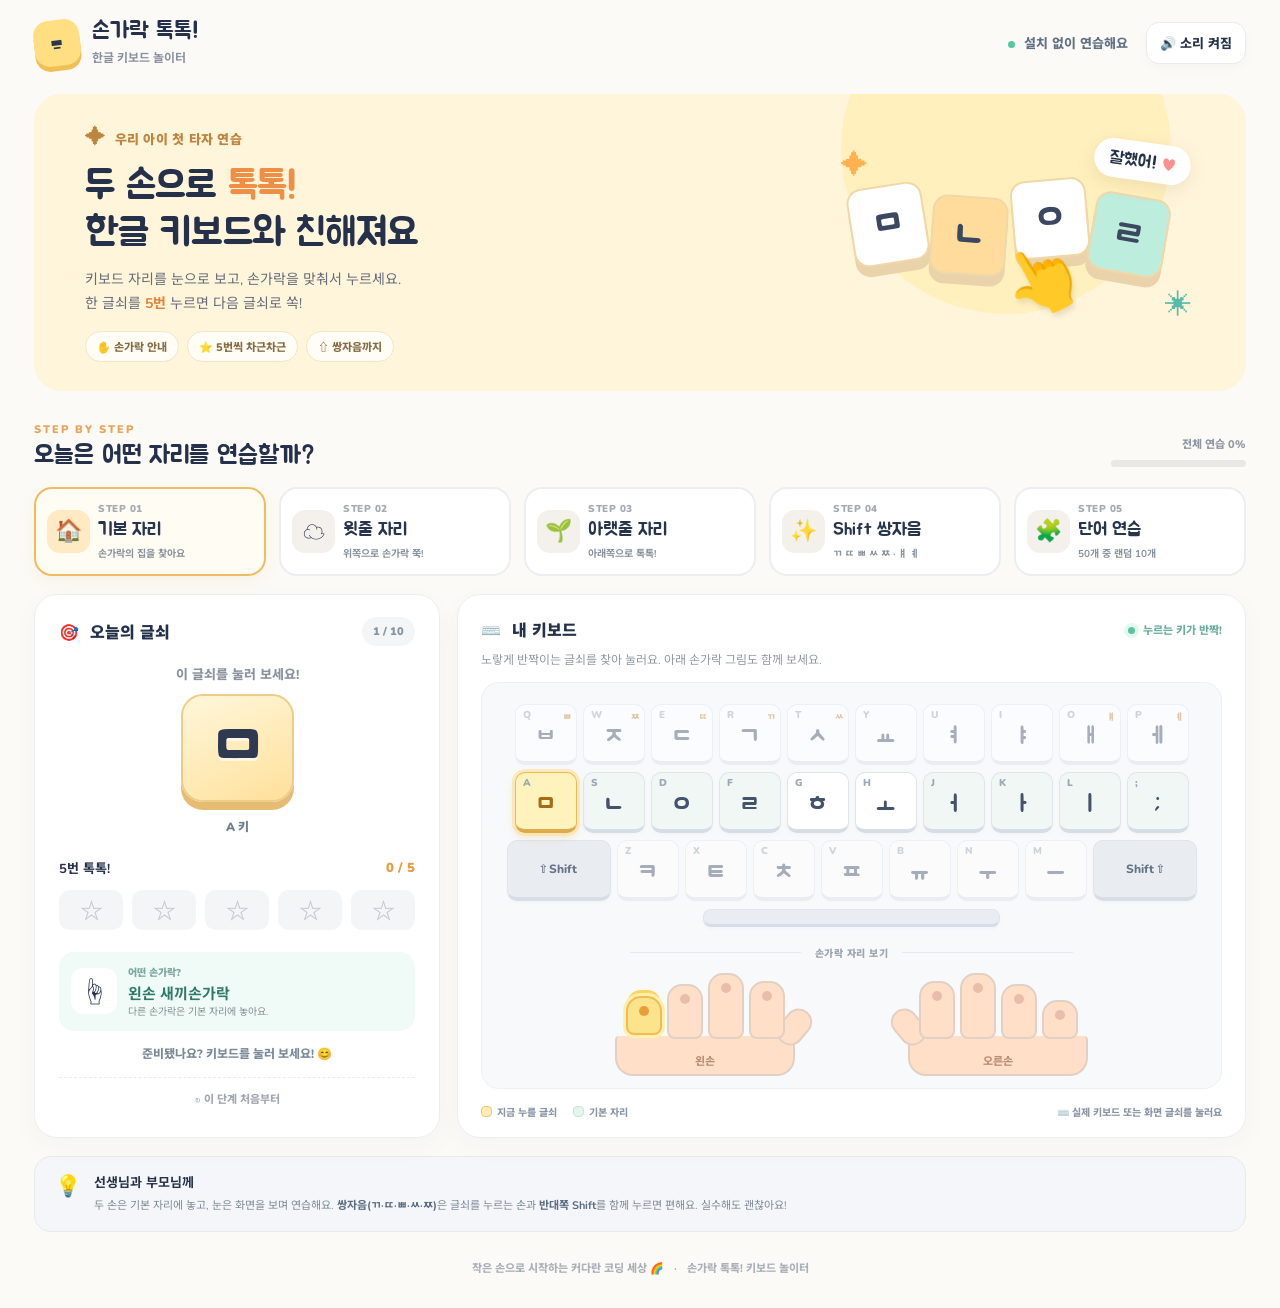
<file: keyboard-practice/index.html>
<!doctype html>
<html lang="ko">
  <head>
    <meta charset="UTF-8" />
    <meta name="viewport" content="width=device-width, initial-scale=1.0" />
    <meta name="theme-color" content="#fbf8f0" />
    <meta name="description" content="초등학교 1·2학년을 위한 손가락 자리와 Shift 쌍자음 한글 키보드 연습 놀이터" />
    <title>손가락 톡톡! 한글 키보드 놀이터</title>
    <link rel="stylesheet" href="./styles.css" />
    <link rel="stylesheet" href="./words.css" />
  </head>
  <body>
    <div class="page-shell">
      <header class="site-header">
        <a class="brand" href="#top" aria-label="손가락 톡톡 키보드 놀이터 처음으로">
          <span class="brand-mark" aria-hidden="true">⌨</span>
          <span><strong>손가락 톡톡!</strong><small>한글 키보드 놀이터</small></span>
        </a>
        <div class="header-actions">
          <span class="free-tag"><span class="green-dot"></span> 설치 없이 연습해요</span>
          <button class="icon-button" type="button" id="soundToggle" aria-label="소리 끄기" title="효과음 켜기 또는 끄기">🔊 <span class="hide-on-small">소리 켜짐</span></button>
        </div>
      </header>

      <main id="top">
        <section class="hero" aria-labelledby="hero-title">
          <div class="hero-copy">
            <div class="eyebrow"><span class="sparkle">✦</span> 우리 아이 첫 타자 연습</div>
            <h1 id="hero-title">두 손으로 <span>톡톡!</span><br />한글 키보드와 친해져요</h1>
            <p>키보드 자리를 눈으로 보고, 손가락을 맞춰서 누르세요.<br class="desktop-break" /> 한 글쇠를 <strong>5번</strong> 누르면 다음 글쇠로 쏙!</p>
            <div class="hero-chips" aria-label="연습 특징"><span>✋ 손가락 안내</span><span>⭐ 5번씩 차근차근</span><span>⇧ 쌍자음까지</span></div>
          </div>
          <div class="hero-illustration" aria-hidden="true">
            <span class="float-star star-one">✦</span><span class="float-star star-two">✳</span>
            <div class="hero-key key-one">ㅁ</div><div class="hero-key key-two">ㄴ</div><div class="hero-key key-three">ㅇ</div><div class="hero-key key-four">ㄹ</div>
            <span class="hero-hand">👆</span>
            <div class="hero-speech">잘했어! <span>♥</span></div>
          </div>
        </section>

        <section class="lesson-section" aria-labelledby="lesson-heading">
          <div class="section-topline">
            <div><p class="section-kicker">STEP BY STEP</p><h2 id="lesson-heading">오늘은 어떤 자리를 연습할까?</h2></div>
            <div class="overall-progress"><span id="overallLabel">전체 연습 0%</span><div class="overall-track"><div id="overallFill"></div></div></div>
          </div>
          <div class="lessons" id="lessonTabs" role="tablist" aria-label="키보드 연습 단계"></div>
        </section>

        <section class="work-area" aria-label="키보드 연습장">
          <div class="practice-card">
            <div class="panel-top"><span class="panel-title"><span class="tiny-icon">🎯</span> <span id="currentPanelTitle">오늘의 글쇠</span></span><span class="step-badge" id="stepBadge">1 / 9</span></div>
            <div class="current-target" aria-live="polite"><span class="target-subtitle" id="targetSubtitle">이 글쇠를 눌러 보세요!</span><div class="target-key" id="targetKey">ㅁ</div><div class="target-latin" id="targetLatin">A 키</div></div>
            <div id="wordWriting" class="word-writing" hidden><span class="writing-label">✏️ 내가 쓰는 단어</span><div class="writing-syllables" id="writingSyllables"></div></div>
            <div class="counter-area"><div class="counter-top"><strong id="counterTitle">5번 톡톡!</strong><span id="countLabel">0 / 5</span></div><div class="stamp-row" id="stamps" aria-label="성공 횟수"></div></div>
            <div class="finger-hint"><div class="finger-hint-icon" id="hintIcon">☝️</div><div><small>어떤 손가락?</small><strong id="fingerHint">왼손 새끼손가락</strong><span id="shiftHint">다른 손가락은 기본 자리에 놓아요.</span></div></div>
            <div id="feedback" class="feedback" aria-live="polite">준비됐나요? 키보드를 눌러 보세요! 😊</div>
            <button type="button" class="restart-button" id="restartLesson">↻ 이 단계 처음부터</button>
          </div>

          <div class="keyboard-card">
            <div class="panel-top keyboard-panel-top"><span class="panel-title"><span class="tiny-icon">⌨️</span> 내 키보드</span><span class="live-tip"><span class="live-pulse"></span> 누르는 키가 반짝!</span></div>
            <p class="keyboard-instruction" id="keyboardInstruction">노랗게 반짝이는 글쇠를 찾아 눌러요. 아래 손가락 그림도 함께 보세요.</p>
            <div class="keyboard-stage">
              <div class="keyboard" id="keyboard" aria-label="한글 두벌식 키보드"></div>
              <div class="finger-guide" aria-label="올바른 손가락 자리 안내">
                <div class="finger-guide-heading"><span class="guide-line"></span><span>손가락 자리 보기</span><span class="guide-line"></span></div>
                <div class="hands" id="hands"></div>
              </div>
            </div>
            <div class="keyboard-foot"><span><span class="foot-swatch active-swatch"></span> 지금 누를 글쇠</span><span><span class="foot-swatch home-swatch"></span> 기본 자리</span><span class="physical-note">⌨️ 실제 키보드 또는 화면 글쇠를 눌러요</span></div>
          </div>
        </section>

        <section class="word-list-card" id="wordListCard" hidden aria-labelledby="wordListTitle">
          <div class="word-list-heading"><div><span class="word-list-kicker">WORD CHALLENGE</span><h2 id="wordListTitle">오늘의 랜덤 단어 10개</h2><p>받침 없는 단어 50개 중 10개를 뽑았어요. 각 단어를 2번씩 완성하면 별이 채워져요!</p></div><div class="word-list-actions"><span class="word-list-count" id="wordListCount">0 / 20번 완성</span><button type="button" class="reroll-button" id="rerollWords">🎲 다른 단어 10개</button></div></div>
          <div class="word-grid" id="wordList"></div>
        </section>

        <section class="teacher-note" aria-label="선생님과 부모님을 위한 안내"><span class="teacher-icon">💡</span><div><strong>선생님과 부모님께</strong><p>두 손은 기본 자리에 놓고, 눈은 화면을 보며 연습해요. <b>쌍자음(ㄲ·ㄸ·ㅃ·ㅆ·ㅉ)</b>은 글쇠를 누르는 손과 <b>반대쪽 Shift</b>를 함께 누르면 편해요. 실수해도 괜찮아요!</p></div></section>
      </main>
      <footer>작은 손으로 시작하는 커다란 코딩 세상 🌈 <span>·</span> 손가락 톡톡! 키보드 놀이터</footer>
    </div>

    <div class="finish-overlay" id="finishOverlay" hidden role="dialog" aria-modal="true" aria-labelledby="finishTitle">
      <div class="finish-card"><div class="finish-emoji">🏆</div><div class="finish-stars">✦ ✧ ✦</div><h2 id="finishTitle">정말 멋져요!</h2><p id="finishMessage">이 단계의 모든 글쇠를 연습했어요!</p><div class="finish-actions"><button type="button" id="nextLesson" class="primary-button">다음 단계로 가기 →</button><button type="button" id="closeFinish" class="secondary-button">키보드 더 구경하기</button></div></div>
    </div>
    <script src="./app.js" defer></script>
  </body>
</html>
</file>
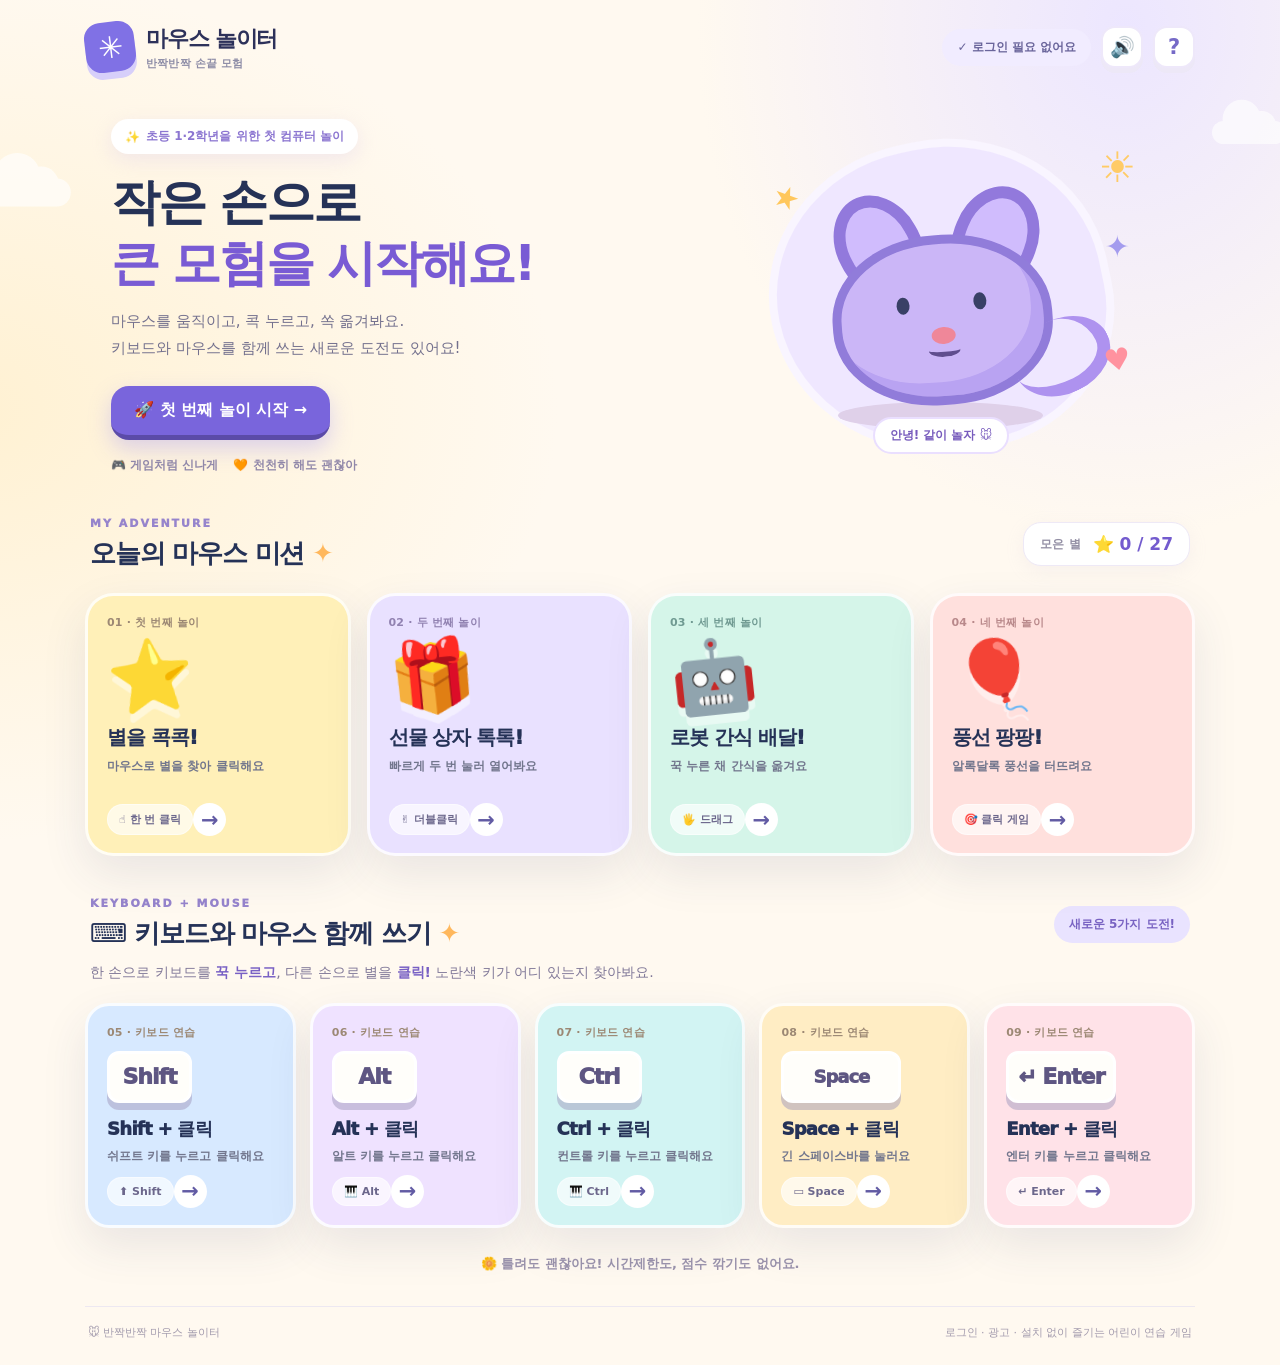
<file: mouse-play-hyeonjin-2026/index.html>
<!doctype html>
<html lang="ko">
<head>
  <meta charset="utf-8">
  <meta name="viewport" content="width=device-width, initial-scale=1, viewport-fit=cover">
  <meta name="theme-color" content="#fff8ed">
  <meta name="description" content="클릭, 더블클릭, 드래그, 풍선 터뜨리기를 재미있게 연습하는 초등 1·2학년용 무료 한글 마우스 놀이터. 로그인 없이 바로 시작해요.">
  <title>반짝반짝 마우스 놀이터 · 초등 1·2학년</title>
  <link rel="stylesheet" href="./style.css">
  <script src="./game.js" defer></script>
</head>
<body>
  <div class="sky-decor cloud cloud-a" aria-hidden="true"></div>
  <div class="sky-decor cloud cloud-b" aria-hidden="true"></div>

  <header class="topbar wrap">
    <button class="brand" id="brand-home" type="button" aria-label="처음 화면으로">
      <span class="brand-icon">✳</span>
      <span>마우스 놀이터<small>반짝반짝 손끝 모험</small></span>
    </button>
    <div class="top-actions">
      <span class="no-login">✓ 로그인 필요 없어요</span>
      <button id="sound-btn" class="tiny-button" type="button" aria-label="소리 끄기" title="소리 켜기 또는 끄기">🔊</button>
      <button id="help-btn" class="tiny-button help-btn" type="button" aria-label="선생님 도움말 열기">?</button>
    </div>
  </header>

  <main class="wrap">
    <section id="home" class="home-screen" aria-label="마우스 연습 선택">
      <div class="hero">
        <div class="hero-copy">
          <div class="eyebrow"><span>✨</span> 초등 1·2학년을 위한 첫 컴퓨터 놀이</div>
          <h1>작은 손으로<br><strong>큰 모험을 시작해요!</strong></h1>
          <p>마우스를 움직이고, 콕 누르고, 쏙 옮겨봐요.<br>키보드와 마우스를 함께 쓰는 새로운 도전도 있어요!</p>
          <button class="primary-btn" id="start-first" type="button">🚀 첫 번째 놀이 시작 <span aria-hidden="true">→</span></button>
          <div class="hero-tags"><span>🎮 게임처럼 신나게</span><span>🧡 천천히 해도 괜찮아</span></div>
        </div>
        <div class="hero-art" aria-hidden="true">
          <div class="hero-sun">☀</div>
          <div class="orbit orbit-one">★</div>
          <div class="orbit orbit-two">♥</div>
          <div class="orbit orbit-three">✦</div>
          <div class="mascot"><div class="mouse-ears"><i></i><i></i></div><div class="mouse-body"><div class="mascot-eyes"><i></i><i></i></div><div class="mascot-nose"></div><div class="mascot-smile"></div></div><div class="mouse-tail"></div></div>
          <div class="art-shadow"></div>
          <div class="art-caption">안녕! 같이 놀자 🐭</div>
        </div>
      </div>

      <div class="section-heading">
        <div><span class="small-label">MY ADVENTURE</span><h2>오늘의 마우스 미션 <span class="heading-sparkle">✦</span></h2></div>
        <div class="total-progress" aria-live="polite"><span>모은 별</span><strong id="total-stars">⭐ 0 / 27</strong></div>
      </div>

      <div class="game-grid">
        <button type="button" class="game-card yellow" data-game="click">
          <span class="card-step">01 · 첫 번째 놀이</span><span class="card-picture picture-star">⭐</span>
          <span class="card-title">별을 콕콕!</span><span class="card-subtitle">마우스로 별을 찾아 클릭해요</span>
          <span class="card-bottom"><span class="skill-pill">☝️ 한 번 클릭</span><span class="card-go">→</span></span>
          <span class="card-check" data-check="click" aria-hidden="true">✓ 완료</span>
        </button>
        <button type="button" class="game-card lilac" data-game="double">
          <span class="card-step">02 · 두 번째 놀이</span><span class="card-picture picture-gift">🎁</span>
          <span class="card-title">선물 상자 톡톡!</span><span class="card-subtitle">빠르게 두 번 눌러 열어봐요</span>
          <span class="card-bottom"><span class="skill-pill">✌️ 더블클릭</span><span class="card-go">→</span></span>
          <span class="card-check" data-check="double" aria-hidden="true">✓ 완료</span>
        </button>
        <button type="button" class="game-card mint" data-game="drag">
          <span class="card-step">03 · 세 번째 놀이</span><span class="card-picture picture-robot">🤖</span>
          <span class="card-title">로봇 간식 배달!</span><span class="card-subtitle">꾹 누른 채 간식을 옮겨요</span>
          <span class="card-bottom"><span class="skill-pill">🖐️ 드래그</span><span class="card-go">→</span></span>
          <span class="card-check" data-check="drag" aria-hidden="true">✓ 완료</span>
        </button>
        <button type="button" class="game-card peach" data-game="balloon">
          <span class="card-step">04 · 네 번째 놀이</span><span class="card-picture picture-balloon">🎈</span>
          <span class="card-title">풍선 팡팡!</span><span class="card-subtitle">알록달록 풍선을 터뜨려요</span>
          <span class="card-bottom"><span class="skill-pill">🎯 클릭 게임</span><span class="card-go">→</span></span>
          <span class="card-check" data-check="balloon" aria-hidden="true">✓ 완료</span>
        </button>
      </div>
      <div class="section-heading keyboard-heading">
        <div><span class="small-label">KEYBOARD + MOUSE</span><h2>⌨️ 키보드와 마우스 함께 쓰기 <span class="heading-sparkle">✦</span></h2></div>
        <span class="keyboard-section-badge">새로운 5가지 도전!</span>
      </div>
      <p class="keyboard-intro">한 손으로 키보드를 <strong>꾹 누르고</strong>, 다른 손으로 별을 <strong>클릭!</strong> 노란색 키가 어디 있는지 찾아봐요.</p>
      <div class="keyboard-grid">
        <button type="button" class="game-card key-card key-shift" data-game="shift">
          <span class="card-step">05 · 키보드 연습</span><span class="card-picture key-picture"><kbd>Shift</kbd></span>
          <span class="card-title">Shift + 클릭</span><span class="card-subtitle">쉬프트 키를 누르고 클릭해요</span>
          <span class="card-bottom"><span class="skill-pill">⬆️ Shift</span><span class="card-go">→</span></span>
          <span class="card-check" aria-hidden="true">✓ 완료</span>
        </button>
        <button type="button" class="game-card key-card key-alt" data-game="alt">
          <span class="card-step">06 · 키보드 연습</span><span class="card-picture key-picture"><kbd>Alt</kbd></span>
          <span class="card-title">Alt + 클릭</span><span class="card-subtitle">알트 키를 누르고 클릭해요</span>
          <span class="card-bottom"><span class="skill-pill">🎹 Alt</span><span class="card-go">→</span></span>
          <span class="card-check" aria-hidden="true">✓ 완료</span>
        </button>
        <button type="button" class="game-card key-card key-ctrl" data-game="ctrl">
          <span class="card-step">07 · 키보드 연습</span><span class="card-picture key-picture"><kbd>Ctrl</kbd></span>
          <span class="card-title">Ctrl + 클릭</span><span class="card-subtitle">컨트롤 키를 누르고 클릭해요</span>
          <span class="card-bottom"><span class="skill-pill">🎹 Ctrl</span><span class="card-go">→</span></span>
          <span class="card-check" aria-hidden="true">✓ 완료</span>
        </button>
        <button type="button" class="game-card key-card key-space" data-game="space">
          <span class="card-step">08 · 키보드 연습</span><span class="card-picture key-picture"><kbd class="wide-keycap">Space</kbd></span>
          <span class="card-title">Space + 클릭</span><span class="card-subtitle">긴 스페이스바를 눌러요</span>
          <span class="card-bottom"><span class="skill-pill">▭ Space</span><span class="card-go">→</span></span>
          <span class="card-check" aria-hidden="true">✓ 완료</span>
        </button>
        <button type="button" class="game-card key-card key-enter" data-game="enter">
          <span class="card-step">09 · 키보드 연습</span><span class="card-picture key-picture"><kbd>↵ Enter</kbd></span>
          <span class="card-title">Enter + 클릭</span><span class="card-subtitle">엔터 키를 누르고 클릭해요</span>
          <span class="card-bottom"><span class="skill-pill">↵ Enter</span><span class="card-go">→</span></span>
          <span class="card-check" aria-hidden="true">✓ 완료</span>
        </button>
      </div>
      <p class="bottom-note">🌼 틀려도 괜찮아요! 시간제한도, 점수 깎기도 없어요.</p>
    </section>

    <section id="play" class="play-screen hidden" aria-label="마우스 놀이" aria-live="off">
      <div class="play-toolbar"><button class="back-btn" id="back-home" type="button">← 놀이 선택</button><span id="play-count" class="level-number">첫 번째 놀이</span></div>
      <div class="game-panel">
        <div class="game-heading"><div class="game-heading-icon" id="game-icon">⭐</div><div><span id="game-skill" class="small-label">한 번 클릭 연습</span><h2 id="game-title">별을 콕콕!</h2><p id="game-instruction">별을 마우스로 눌러보세요.</p></div></div>
        <div class="progress-row"><span id="progress-label">0 / 8 성공</span><div class="progress-track" role="progressbar" aria-valuemin="0" aria-valuemax="8" aria-valuenow="0" id="progress-bar"><div id="progress-fill"></div></div><span class="progress-star">⭐ <span id="progress-stars">0</span></span></div>
        <div id="game-board" class="game-board" aria-label="놀이 공간" tabindex="-1"></div>
        <div class="below-board"><p id="game-tip" class="game-tip">💡 마우스 화살표를 별 위에 올려보세요.</p><button id="retry-btn" type="button" class="retry-btn">↻ 다시 하기</button></div>
      </div>
    </section>
  </main>

  <footer class="wrap footer"><span>🐭 반짝반짝 마우스 놀이터</span><span>로그인 · 광고 · 설치 없이 즐기는 어린이 연습 게임</span></footer>

  <div id="success-modal" class="modal hidden" role="dialog" aria-modal="true" aria-labelledby="success-title">
    <div class="modal-card celebration"><div class="trophy" id="success-emoji">🏆</div><div class="mini-stars">⭐ ⭐ ⭐</div><h2 id="success-title">참 잘했어요!</h2><p id="success-text">연습을 멋지게 끝냈어요.</p><div class="modal-buttons"><button type="button" id="next-game" class="primary-btn">다음 놀이 하기 →</button><button type="button" id="to-home" class="secondary-btn">놀이 선택으로</button></div></div>
  </div>

  <div id="help-modal" class="modal hidden" role="dialog" aria-modal="true" aria-labelledby="help-title">
    <div class="modal-card help-card"><button type="button" class="modal-x" id="close-help" aria-label="도움말 닫기">×</button><div class="help-emoji">👩‍🏫</div><h2 id="help-title">선생님을 위한 사용 안내</h2><ul><li>로그인 없이 기본 4가지와 키보드 조합 5가지, 총 9개 게임을 이용할 수 있어요.</li><li><strong>클릭:</strong> 왼쪽 버튼을 한 번 누르기</li><li><strong>더블클릭:</strong> 같은 선물 상자를 빠르게 두 번 누르기</li><li><strong>드래그:</strong> 간식을 꾹 누르고 로봇의 입으로 옮긴 뒤 놓기</li><li><strong>풍선:</strong> 움직이는 풍선을 클릭해 터뜨리기</li><li><strong>키보드 + 마우스:</strong> 지정된 키를 한 손으로 누른 채 다른 손으로 별을 클릭해요. 화면의 노란 키가 위치를 알려줍니다.</li><li>Space·Enter + 클릭은 두 입력을 함께 사용하는 연습용 미션입니다. 일반적인 컴퓨터 단축키라는 뜻은 아니에요.</li><li>시간제한과 실패 감점이 없으며, 진행 결과는 서버에 저장하지 않아요.</li></ul><button id="help-okay" class="primary-btn" type="button">알겠어요! 👍</button></div>
  </div>
  <div id="toast" class="toast" role="status" aria-live="polite"></div>
</body>
</html>
</file>
<file: keyboard-practice/styles.css>
@import url('https://fonts.googleapis.com/css2?family=Jua&family=Nunito:wght@400;600;700;800;900&family=Noto+Sans+KR:wght@400;500;600;700;800&display=swap');
:root{font-family:'Nunito','Noto Sans KR',sans-serif;color:#25314a;background:#fbfaf6;font-synthesis:none;--navy:#27344d;--muted:#7c8493;--mint:#62cdb2;--orange:#ffb75c;--yellow:#fff09d;--stroke:#e9ebed;--radius:24px}*{box-sizing:border-box}body{margin:0;min-width:320px}button{font:inherit;cursor:pointer}button:focus-visible,a:focus-visible{outline:4px solid #4c9fff;outline-offset:3px} .page-shell{max-width:1370px;margin:auto;padding:0 34px}.site-header{height:86px;display:flex;align-items:center;justify-content:space-between;gap:24px}.brand{display:flex;align-items:center;gap:12px;color:inherit;text-decoration:none}.brand-mark{width:46px;height:46px;border-radius:15px;background:#ffdf81;display:grid;place-items:center;font-size:27px;color:#29364f;transform:rotate(-7deg);box-shadow:0 5px 0 #f0bf56}.brand strong,.brand small{display:block}.brand strong{font-family:'Jua',sans-serif;font-size:23px;line-height:1.05}.brand small{font-weight:700;color:#8b91a0;font-size:12px;margin-top:3px}.header-actions{display:flex;align-items:center;gap:18px}.free-tag{font-size:13px;font-weight:800;color:#627184}.green-dot,.live-pulse{display:inline-block;width:7px;height:7px;background:#55c7a2;border-radius:100%;margin-right:5px}.icon-button{background:#fff;border:1px solid var(--stroke);border-radius:13px;padding:10px 13px;font-weight:800;color:var(--navy);font-size:13px;box-shadow:0 4px 12px #27344d07}.hero{background:#fff5db;min-height:238px;border-radius:27px;display:flex;justify-content:space-between;align-items:center;overflow:hidden;position:relative;padding:29px 51px;margin-top:8px}.hero:before{content:'';position:absolute;width:330px;height:330px;border-radius:50%;background:#fff0be;right:75px;top:-110px}.hero-copy{z-index:1}.eyebrow{font-size:13px;letter-spacing:.02em;font-weight:900;color:#bd853e}.sparkle{font-size:21px;margin-right:4px}.hero h1{font-family:'Jua',sans-serif;line-height:1.2;letter-spacing:-.7px;font-size:39px;margin:13px 0 10px;font-weight:400}.hero h1 span{color:#ef8e45}.hero p{font-size:14px;line-height:1.75;color:#666c78;margin:0}.hero p strong{color:#e78136}.hero-chips{display:flex;gap:8px;margin-top:14px;flex-wrap:wrap}.hero-chips span{background:#fffdf5;border:1px solid #f2e5c8;border-radius:30px;font-size:11px;font-weight:800;padding:6px 11px;color:#866b43}.hero-illustration{width:360px;height:210px;position:relative;flex:none;z-index:1}.hero-key{position:absolute;width:76px;height:79px;display:grid;place-items:center;background:#fff;border-radius:15px;border:2px solid #f0d8a8;box-shadow:0 10px 0 #ead3aa;font:36px 'Jua',sans-serif;color:#3b4860;top:48px;transform:rotate(-9deg)}.key-one{left:15px}.key-two{left:96px;top:59px;transform:rotate(4deg);background:#ffdc9b}.key-three{left:177px;top:42px;transform:rotate(-5deg)}.key-four{left:256px;top:58px;transform:rotate(10deg);background:#bdeddd}.hero-hand{font-size:64px;position:absolute;top:100px;left:167px;transform:rotate(-27deg);filter:drop-shadow(0 5px 2px #84662725)}.hero-speech{position:absolute;right:4px;top:5px;background:white;border-radius:25px;padding:9px 15px;font-family:'Jua';font-size:17px;transform:rotate(8deg);box-shadow:0 5px 17px #b6946533}.hero-speech span{color:#ff8f8f}.float-star{position:absolute;color:#ffb24f;font-size:27px}.star-one{left:6px;top:10px}.star-two{right:3px;bottom:23px;color:#58baaa}.lesson-section{margin-top:31px}.section-topline{display:flex;justify-content:space-between;align-items:end;gap:24px;margin-bottom:16px}.section-kicker{font-weight:900;color:#e8a559;font-size:11px;letter-spacing:2px;margin:0 0 3px}.section-topline h2{font-family:'Jua';font-size:25px;font-weight:400;margin:0}.overall-progress{font-size:11px;color:#8e97a3;font-weight:800;text-align:right;min-width:135px;padding-bottom:4px}.overall-track{height:7px;border-radius:50px;background:#e9e8e4;margin-top:8px;overflow:hidden}.overall-track div{height:100%;width:0%;background:#6bd4b2;border-radius:50px;transition:width .3s}.lessons{display:grid;grid-template-columns:repeat(4,minmax(0,1fr));gap:13px}.lesson-tab{border:2px solid #eceef1;background:#fff;border-radius:18px;padding:15px 16px;display:flex;text-align:left;align-items:center;gap:12px;color:var(--navy);transition:transform .17s,border-color .17s,box-shadow .17s;position:relative;min-height:82px}.lesson-tab:hover{transform:translateY(-2px)}.lesson-tab[aria-selected=true]{border-color:#f1bc61;background:#fffcf4;box-shadow:0 5px 16px #e7b8601c}.lesson-icon{flex:none;width:43px;height:43px;background:#f4f1ec;border-radius:13px;display:grid;place-items:center;font-size:22px}.lesson-tab[aria-selected=true] .lesson-icon{background:#ffeac3}.lesson-copy{min-width:0}.lesson-copy small,.lesson-copy strong,.lesson-copy em{display:block}.lesson-copy small{font-size:10px;color:#a7aab2;font-weight:900;letter-spacing:.05em}.lesson-copy strong{font-family:'Jua';font-size:19px;font-weight:400;margin:3px 0}.lesson-copy em{font-size:11px;color:#89929c;font-style:normal;font-weight:700}.done-icon{position:absolute;top:9px;right:11px;color:#47b68e;font-size:16px}.work-area{display:grid;grid-template-columns:minmax(270px,.85fr) minmax(0,1.65fr);gap:17px;margin-top:18px}.practice-card,.keyboard-card{border-radius:23px;background:white;border:1px solid #eceef1;box-shadow:0 8px 28px #28344d08}.practice-card{padding:22px 24px 18px;min-width:0}.keyboard-card{padding:22px 23px 17px;min-width:0}.panel-top{display:flex;justify-content:space-between;align-items:center;gap:10px}.panel-title{font-weight:900;font-size:16px}.tiny-icon{margin-right:6px}.step-badge{background:#f4f5f6;color:#8994a1;font-size:11px;font-weight:900;border-radius:30px;padding:7px 11px;white-space:nowrap}.current-target{text-align:center;padding:18px 0 8px}.target-subtitle{font-size:13px;font-weight:800;color:#8a929e;display:block;min-height:20px}.target-key{margin:10px auto 9px;width:113px;height:108px;border-radius:22px;border:2px solid #edcd89;background:linear-gradient(155deg,#fff7db,#ffe09b);box-shadow:0 8px 0 #e5bc72;display:grid;place-items:center;font:64px 'Jua',sans-serif;color:#2f3a50;text-shadow:0 3px #fff9}.target-key.shift-target{background:linear-gradient(145deg,#effaf4,#aeecce);border-color:#8ad7b6;box-shadow:0 8px 0 #79c6a7}.target-latin{font-size:12px;font-weight:900;color:#727f90;margin-top:15px}.counter-area{margin-top:15px}.counter-top{display:flex;justify-content:space-between;align-items:center;font-size:13px}.counter-top span{color:#ea9c3f;font-weight:900}.stamp-row{display:flex;justify-content:space-between;gap:9px;margin-top:12px}.stamp{display:grid;place-items:center;flex:1;height:40px;background:#f4f5f7;border-radius:11px;color:#c5cbd2;font-size:23px;font-weight:900;transition:.18s}.stamp.filled{background:#fff0ba;color:#f3a329;transform:scale(1.02)}.finger-hint{display:flex;align-items:center;gap:11px;margin-top:22px;background:#f0faf7;border-radius:15px;padding:12px}.finger-hint-icon{font-size:28px;background:white;border-radius:12px;display:grid;place-items:center;width:46px;height:46px;flex:none}.finger-hint small,.finger-hint strong,.finger-hint span{display:block}.finger-hint small{font-size:10px;color:#7ba8a0;font-weight:900}.finger-hint strong{font-size:15px;color:#307a6a;margin:2px 0}.finger-hint span{font-size:10px;color:#7f928e;line-height:1.35}.feedback{height:46px;display:flex;justify-content:center;align-items:center;color:#7b8a99;font-size:12px;font-weight:800;text-align:center;line-height:1.4}.feedback.success{color:#2da784}.feedback.error{color:#e58167}.restart-button{display:block;width:100%;background:none;color:#a0a7b1;border:none;border-top:1px dashed #e9ecec;padding:12px 2px 2px;font-size:11px;font-weight:800}.restart-button:hover{color:#e28e49}.keyboard-panel-top{margin-bottom:9px}.live-tip{font-size:11px;font-weight:800;color:#6aad9b;white-space:nowrap}.live-pulse{box-shadow:0 0 0 4px #e4faf1}.keyboard-instruction{font-size:12px;color:#9299a4;margin:0 0 12px;line-height:1.6}.keyboard-stage{background:#f8f9fb;border:1px solid #eef0f4;border-radius:18px;padding:21px 10px 12px;overflow:hidden}.keyboard{display:flex;flex-direction:column;gap:7px;max-width:690px;margin:auto}.keyboard-row{display:flex;justify-content:center;gap:6px;width:100%}.keycap{position:relative;display:flex;flex-direction:column;align-items:center;justify-content:center;flex:1 1 0;min-width:0;max-width:62px;height:61px;border:1.5px solid #dfe5eb;border-bottom:4px solid #d7dde4;border-radius:10px;background:#fff;color:#44526c;box-shadow:0 2px 4px #27344d06;transition:background .12s,border-color .12s,transform .12s;user-select:none}.keycap:hover{background:#fafefc}.keycap .latin{font-size:10px;color:#9ca8b5;font-weight:900;position:absolute;left:7px;top:5px;line-height:1}.keycap .hangul{font-family:'Jua',sans-serif;font-size:23px;font-weight:400;margin-top:7px;line-height:1}.keycap.home{background:#f0f7f4}.keycap .shifted-character{position:absolute;font-size:9px;font-weight:900;right:5px;top:5px;color:#cd8a43}.keycap.target{z-index:2;background:#fff3bd;border-color:#ecbb56;border-bottom-color:#deaa4d;box-shadow:0 0 0 3px #ffe29a9c,0 4px 10px #e5ad4440;animation:breathe 1.3s ease-in-out infinite}.keycap.target .hangul{color:#a66a1b}.keycap.pressed{transform:translateY(3px);border-bottom-width:1px;box-shadow:inset 0 2px 6px #00000013}.keycap.wrong-press{background:#ffe2df;border-color:#ffada1}.keycap.shift-key{max-width:none;flex:1.45 1 0;background:#e9edf2;color:#657287}.keycap.shift-key .hangul{font:800 12px 'Nunito';margin-top:0}.keycap.shift-key.needed{background:#d8f5e9;border-color:#8bd5b9;box-shadow:0 0 0 3px #caf6de}.keycap.shift-key.pressed{background:#a5e8ca}.keycap.inactive-key{opacity:.45}.keycap.space-key{height:18px;flex:none;width:43%;max-width:none;border-radius:8px;background:#e9edf3;border-bottom-width:3px}.keyboard-row.bottom-row{margin-top:0}.keyboard-row.space-row{margin-top:1px}.finger-guide{max-width:570px;margin:18px auto 0}.finger-guide-heading{display:flex;align-items:center;gap:14px;justify-content:center;font-size:10px;color:#9da6b0;letter-spacing:.05em;font-weight:900}.guide-line{height:1px;width:30%;background:#e5eaf0}.hands{display:flex;justify-content:space-around;gap:16px;align-items:end;padding-top:11px}.hand{width:44%;max-width:240px;position:relative;display:flex;flex-direction:column;align-items:center}.hand-fingers{display:flex;align-items:end;gap:5px;justify-content:center;width:100%;height:67px}.finger{position:relative;border:2px solid #e3d0c4;background:#ffdfc8;border-radius:15px 15px 8px 8px;flex:1;max-width:36px;display:flex;align-items:flex-start;justify-content:center;padding-top:8px;transition:transform .2s,background .2s,box-shadow .2s;z-index:2}.finger.finger-0{height:39px}.finger.finger-1{height:55px}.finger.finger-2{height:66px}.finger.finger-3{height:58px}.hand.right .finger.finger-0{height:58px}.hand.right .finger.finger-1{height:66px}.hand.right .finger.finger-2{height:55px}.hand.right .finger.finger-3{height:39px}.finger b{display:block;width:10px;height:10px;border-radius:50%;background:#e9bea9}.finger.active-finger{background:#fce48d;border-color:#f2bc55;box-shadow:0 0 0 3px #fff0ae,0 -7px 0 -1px #ffd45f;transform:translateY(-4px)}.finger.active-finger b{background:#e99e38}.hand-palm{height:40px;width:75%;background:#ffdfc8;border:2px solid #e3d0c4;border-top:0;border-radius:4px 4px 18px 18px;position:relative;margin-top:-3px;display:flex;justify-content:center;align-items:end;padding-bottom:6px;font:800 11px 'Noto Sans KR';color:#bc8e76}.thumb{position:absolute;bottom:29px;height:40px;width:27px;background:#ffdfc8;border:2px solid #e3d0c4;border-radius:18px;z-index:1}.hand.left .thumb{right:17px;transform:rotate(40deg)}.hand.right .thumb{left:17px;transform:rotate(-40deg)}.finger-guide-caption{font-size:10px;text-align:center;color:#8c99a4;margin:8px 0 0;font-weight:700}.keyboard-foot{display:flex;align-items:center;gap:16px;flex-wrap:wrap;color:#8b96a5;font-weight:800;font-size:10px;margin-top:15px}.keyboard-foot>span{display:flex;align-items:center;gap:5px}.foot-swatch{width:11px;height:11px;border-radius:4px;display:inline-block;border:1px solid #e1e5e7}.active-swatch{background:#ffedb4;border-color:#efc77c}.home-swatch{background:#e5f5ed;border-color:#c6e7d6}.physical-note{margin-left:auto}.teacher-note{margin-top:18px;display:flex;align-items:start;gap:13px;border:1px solid #e7e9f0;border-radius:17px;background:#f5f6f9;padding:15px 20px}.teacher-icon{font-size:21px}.teacher-note strong{display:block;font-size:13px}.teacher-note p{color:#7e8998;font-size:11px;line-height:1.8;margin:4px 0 0}.teacher-note b{color:#596b80}footer{text-align:center;padding:27px 8px 32px;font-weight:800;font-size:11px;color:#aab0b9}footer span{padding:0 7px}.finish-overlay{position:fixed;inset:0;z-index:30;background:#26344dc9;display:grid;place-items:center;padding:20px;backdrop-filter:blur(6px)}.finish-overlay[hidden]{display:none}.finish-card{max-width:420px;width:100%;text-align:center;border-radius:32px;background:white;box-shadow:0 18px 80px #0003;padding:35px 28px}.finish-emoji{font-size:72px;animation:pop .7s ease-out}.finish-stars{color:#f2b75c;font-size:28px;letter-spacing:9px}.finish-card h2{font:40px 'Jua';margin:13px 0 4px}.finish-card p{line-height:1.6;color:#758294;font-size:14px}.finish-actions{display:grid;gap:10px;margin-top:24px}.primary-button,.secondary-button{border-radius:15px;padding:14px;border:none;font-weight:900}.primary-button{background:#ffd575;color:#5b431f;box-shadow:0 4px 0 #e6b255}.secondary-button{background:#f3f5f8;color:#8892a1}.key-shake{animation:shake .22s}.confetti-piece{pointer-events:none;position:fixed;z-index:31;border-radius:2px;animation:confetti 1.7s ease-out forwards}@keyframes breathe{50%{box-shadow:0 0 0 5px #ffe29a75,0 4px 12px #e5ad4450}}@keyframes pop{0%{transform:scale(.4) rotate(-12deg)}70%{transform:scale(1.2)}100%{transform:scale(1)}}@keyframes shake{0%,100%{transform:translateX(0)}25%{transform:translateX(-5px)}75%{transform:translateX(5px)}}@keyframes confetti{to{transform:translate(var(--dx),var(--dy)) rotate(720deg);opacity:0}}
@media(max-width:1120px){.page-shell{padding:0 23px}.hero{padding-left:35px}.hero-illustration{transform:scale(.85);transform-origin:right center}.work-area{grid-template-columns:minmax(260px,.85fr) minmax(0,1.55fr)}.practice-card,.keyboard-card{padding-left:16px;padding-right:16px}.keycap{height:54px}.keycap .hangul{font-size:21px}.lesson-tab{padding:12px 10px;gap:7px}.lesson-icon{width:36px;height:36px}.lesson-copy strong{font-size:17px}.lesson-copy em{font-size:10px}}
@media(max-width:840px){.hero{padding:24px 30px}.hero-illustration{width:235px;transform:scale(.7);transform-origin:left center}.hero h1{font-size:32px}.lessons{grid-template-columns:repeat(2,minmax(0,1fr))}.work-area{grid-template-columns:1fr}.practice-card{display:grid;grid-template-columns:1fr 1fr;gap:0 22px;align-items:start}.practice-card .panel-top,.practice-card .feedback,.practice-card .restart-button{grid-column:1/-1}.current-target{grid-row:2 / span 2}.counter-area{margin-top:30px}.finger-hint{margin-top:17px}.practice-card,.keyboard-card{padding:20px 23px}.keycap{height:62px}.finger-guide{max-width:520px}}
@media(max-width:560px){.page-shell{padding:0 12px}.site-header{height:70px}.brand-mark{width:40px;height:40px}.brand strong{font-size:19px}.brand small{font-size:10px}.header-actions{gap:5px}.free-tag{display:none}.hide-on-small{display:none}.icon-button{padding:9px}.hero{padding:23px 20px;min-height:0;margin-top:4px}.hero h1{font-size:29px;margin-top:10px}.hero p{font-size:12px}.hero-illustration{display:none}.hero-chips{gap:5px}.hero-chips span{font-size:10px;padding:5px 8px}.desktop-break{display:none}.lesson-section{margin-top:24px}.section-topline h2{font-size:21px}.section-kicker{font-size:10px}.overall-progress{min-width:90px;font-size:9px}.lessons{gap:8px}.lesson-tab{min-height:69px;border-radius:14px;padding:10px 8px}.lesson-icon{font-size:18px;width:33px;height:33px;border-radius:10px}.lesson-copy strong{font-size:16px;margin:2px 0}.lesson-copy em{font-size:9px}.lesson-copy small{font-size:9px}.work-area{gap:11px;margin-top:12px}.practice-card{display:block;padding:17px 15px}.current-target{padding:11px 0 5px}.target-key{width:92px;height:86px;font-size:56px;margin:8px auto}.target-latin{margin-top:14px}.counter-area{margin-top:12px}.stamp{height:37px}.finger-hint{margin-top:16px}.feedback{height:43px}.keyboard-card{padding:18px 9px 14px}.keyboard-card .panel-top,.keyboard-instruction,.keyboard-foot{margin-left:8px;margin-right:8px}.keyboard-instruction{font-size:10px}.keyboard-stage{padding:13px 5px 10px;border-radius:14px}.keyboard,.keyboard-row{gap:3px}.keycap{height:43px;border-radius:6px;border-bottom-width:3px}.keycap .latin{font-size:7px;top:3px;left:3px}.keycap .hangul{font-size:16px;margin-top:5px}.keycap .shifted-character{font-size:6px;right:3px;top:2px}.keycap.shift-key .hangul{font-size:8px}.finger-guide{margin-top:14px}.hand-fingers{height:47px;gap:3px}.finger{max-width:26px;padding-top:5px;border-width:1.5px;border-radius:10px 10px 5px 5px}.finger.finger-0,.hand.right .finger.finger-3{height:27px}.finger.finger-1,.hand.right .finger.finger-2{height:39px}.finger.finger-2,.hand.right .finger.finger-1{height:47px}.finger.finger-3,.hand.right .finger.finger-0{height:41px}.finger b{height:7px;width:7px}.hand-palm{height:28px;font-size:9px;border-width:1.5px}.thumb{width:18px;height:27px;bottom:20px}.hand.left .thumb{right:6px}.hand.right .thumb{left:6px}.keyboard-foot{gap:7px;font-size:9px}.physical-note{width:100%;margin-top:3px}.teacher-note{margin-top:12px;padding:12px}.teacher-note p{font-size:10px}footer{line-height:1.8}}
@media(prefers-reduced-motion:reduce){*,*:before,*:after{animation-duration:.01ms!important;transition-duration:.01ms!important}}
</file>
<file: keyboard-practice/words.css>
/* Fifth lesson: easy words without a final consonant (받침). */
.lessons { grid-template-columns: repeat(5, minmax(0, 1fr)); }
.lesson-tab { gap: 8px; padding: 13px 11px; }
.lesson-copy strong { font-size: 18px; }
.lesson-copy em { font-size: 10px; }
.target-key.word-target {
  width: 92%; max-width: 252px; height: 96px; font-size: 35px;
  background: linear-gradient(155deg, #fff6e6, #ffddaa);
  border-color: #ecc98e; box-shadow: 0 8px 0 #e9c28e;
  letter-spacing: .02em;
}
.word-writing {
  margin: 16px auto 5px; padding: 12px 11px;
  border: 1.5px dashed #d7dfea; border-radius: 16px;
  background: #f7f9fc; text-align: center;
}
.word-writing[hidden], .word-list-card[hidden] { display: none; }
.writing-label { display: block; font-size: 11px; font-weight: 900; color: #8996a7; }
.writing-syllables { display: flex; align-items: center; justify-content: center; gap: 12px; margin-top: 10px; }
.writing-syllable {
  width: 70px; height: 61px; border: 2px solid #e3e8ed;
  border-bottom: 4px solid #d6dfe7; background: #fff;
  border-radius: 13px; display: grid; place-items: center;
  font: 36px 'Jua','Noto Sans KR',sans-serif; color: #b8c0cd;
}
.writing-syllable.partial { color: #d59b49; border-color: #ffda8c; background: #fffaf0; }
.writing-syllable.done { color: #2e8271; border-color: #a4dfc9; background: #eafaef; }
.word-list-card {
  margin-top: 18px; background: white;
  border: 1px solid #eaedf1; border-radius: 23px;
  padding: 22px 26px 25px; box-shadow: 0 8px 28px #28344d08;
}
.word-list-heading { display: flex; justify-content: space-between; align-items: center; gap: 12px; margin-bottom: 17px; }
.word-list-kicker { display: block; font-size: 10px; letter-spacing: 2px; font-weight: 900; color: #e0a455; margin-bottom: 4px; }
.word-list-heading h2 { font: 23px 'Jua','Noto Sans KR',sans-serif; margin: 0; }
.word-list-heading p { color: #8a94a0; font-size: 11px; margin: 5px 0 0; font-weight: 700; }
.word-list-count { white-space: nowrap; font-weight: 900; font-size: 12px; color: #5aaf94; background: #eaf8f0; padding: 9px 13px; border-radius: 30px; }
.word-list-actions { display: flex; align-items: center; justify-content: flex-end; gap: 9px; flex-wrap: wrap; }
.reroll-button { border: 1.5px solid #f0c87f; background: #fff5d9; color: #98621e; font-weight: 900; font-size: 12px; padding: 9px 13px; border-radius: 30px; white-space: nowrap; transition: transform .15s,background .15s; }
.reroll-button:hover { background: #ffebbb; transform: translateY(-2px); }
.word-grid { display: grid; grid-template-columns: repeat(5, minmax(0,1fr)); gap: 10px; }
.word-chip {
  display: flex; align-items: center; gap: 8px; min-width: 0;
  background: #f9fafc; border: 1.5px solid #edf0f3;
  border-radius: 13px; padding: 11px 12px; color: #55637a;
}
.word-chip.current { background: #fff7e7; border-color: #f1c67f; box-shadow: 0 2px 0 #f6deaf; }
.word-chip.done { background: #f0faf5; border-color: #c9e8d7; }
.word-chip-emoji { font-size: 21px; flex: none; }
.word-chip strong { font: 18px 'Jua','Noto Sans KR',sans-serif; white-space: nowrap; }
.word-chip-stars { font-size: 12px; letter-spacing: 1px; color: #e4ad4e; margin-left: auto; white-space: nowrap; }
.word-chip:not(.current):not(.done) .word-chip-stars { color: #c9d0d8; }
@media(max-width:1120px) {
  .lessons { grid-template-columns: repeat(3,minmax(0,1fr)); }
  .lesson-tab { padding: 12px 10px; }
  .word-grid { grid-template-columns: repeat(5,minmax(0,1fr)); gap: 7px; }
  .word-chip { padding: 9px; gap: 5px; }
  .word-chip strong { font-size: 16px; }
}
@media(max-width:840px) {
  .lessons { grid-template-columns: repeat(2,minmax(0,1fr)); }
  .word-grid { grid-template-columns: repeat(5,minmax(0,1fr)); }
  .word-chip { flex-wrap: wrap; justify-content: center; }
  .word-chip-stars { flex-basis: 100%; text-align: center; margin: 0; }
}
@media(max-width:560px) {
  .word-list-card { padding: 15px 12px; }
  .word-list-heading h2 { font-size: 20px; }
  .word-list-heading p { font-size: 10px; }
  .word-list-count { font-size: 10px; padding: 7px 9px; }
  .word-list-heading { align-items: flex-start; flex-direction: column; }
  .word-list-actions { justify-content: space-between; width: 100%; }
  .reroll-button { font-size: 10px; padding: 7px 10px; }
  .word-grid { grid-template-columns: repeat(2,minmax(0,1fr)); }
  .word-chip { justify-content: start; flex-wrap: nowrap; padding: 8px 11px; }
  .word-chip-stars { flex-basis: auto; text-align: right; margin-left: auto; }
  .target-key.word-target { width: 90%; height: 80px; font-size: 30px; }
  .writing-syllable { width: 63px; height: 55px; font-size: 30px; }
  .word-writing { margin: 11px auto 3px; }
}

/* Phone-first lesson view: the active exercise, keyboard and word challenge
   share one viewport. The introductory content remains on tablet/desktop. */
@media (max-width: 680px), (max-width: 950px) and (max-height: 540px) {
  html, body { height: 100%; width: 100%; overflow: hidden; overscroll-behavior: none; }
  .page-shell {
    height: 100vh; height: 100dvh; max-height: 100dvh;
    padding: 0 6px; display: flex; flex-direction: column; overflow: hidden;
  }
  .site-header { flex: 0 0 40px; height: 40px; gap: 6px; }
  .brand { gap: 6px; }
  .brand-mark { width: 29px; height: 29px; font-size: 18px; border-radius: 9px; }
  .brand strong { font-size: 16px; }
  .brand small { font-size: 9px; margin: 0; }
  .icon-button { padding: 5px 7px; font-size: 13px; }
  .hero, .section-topline, .teacher-note, footer { display: none; }
  main { display: flex; flex: 1; min-height: 0; flex-direction: column; gap: 4px; }
  .lesson-section { margin: 0; flex: none; }
  .lessons { display: grid; grid-template-columns: repeat(5, minmax(0, 1fr)); gap: 3px; }
  .lesson-tab {
    min-height: 43px; padding: 3px 1px; gap: 1px; border-radius: 9px;
    flex-direction: column; align-items: center; justify-content: center; text-align: center;
  }
  .lesson-icon { width: 18px; height: 17px; border-radius: 5px; font-size: 13px; }
  .lesson-copy small, .lesson-copy em { display: none; }
  .lesson-copy strong { font-size: clamp(10px, 2.7vw, 12px); line-height: 1.06; margin: 0; white-space: nowrap; }
  .done-icon { top: -3px; right: 1px; font-size: 10px; }
  .work-area { display: flex; flex: 1; min-height: 0; flex-direction: column; gap: 4px; margin: 0; }
  .practice-card, .keyboard-card, .word-list-card { border-radius: 12px; box-shadow: none; }
  .practice-card {
    flex: none; display: grid; min-width: 0; padding: 5px 8px 3px;
    grid-template-columns: minmax(80px, 28%) minmax(0, 1fr);
    grid-template-areas:
      'head head'
      'target counter'
      'target writing'
      'hint hint'
      'feedback restart';
    gap: 2px 8px; align-items: center;
  }
  .practice-card .panel-top { grid-area: head; height: 17px; }
  .panel-title { font-size: 12px; }
  .step-badge { padding: 3px 7px; font-size: 10px; }
  .current-target { grid-area: target; display: flex; flex-direction: column; justify-content: center; padding: 0; min-width: 0; }
  .target-subtitle { display: none; }
  .target-key, .target-key.word-target {
    width: 100%; max-width: 104px; height: 52px; margin: 2px auto 1px;
    border-radius: 10px; border-width: 1px; box-shadow: 0 3px 0 #e9c28e; font-size: 31px;
  }
  .target-key.word-target { font-size: clamp(15px, 4.5vw, 19px); letter-spacing: -0.03em; }
  .target-latin { font-size: 9px; margin: 1px 0; line-height: 1.15; }
  .counter-area { grid-area: counter; margin: 0; min-width: 0; }
  .counter-top { font-size: 11px; }
  .stamp-row { margin: 2px 0 0; gap: 3px; }
  .stamp { height: 22px; border-radius: 6px; font-size: 17px; }
  .word-writing { grid-area: writing; margin: 0; padding: 1px 3px; border-radius: 8px; }
  .writing-label { display: none; }
  .writing-syllables { gap: 3px; margin: 1px 0; }
  .writing-syllable { width: min(34px, 21%); height: 26px; border-width: 1px 1px 2px; border-radius: 6px; font-size: 16px; }
  .finger-hint { grid-area: hint; margin: 0; padding: 3px 6px; gap: 6px; border-radius: 8px; min-height: 29px; }
  .finger-hint-icon { height: 23px; width: 23px; flex: none; font-size: 17px; border-radius: 6px; }
  .finger-hint small { display: none; }
  .finger-hint strong { display: inline; font-size: 11px; margin: 0 5px 0 0; }
  .finger-hint span { display: inline; font-size: 9px; line-height: 1.1; }
  .practice-card .feedback { grid-area: feedback; grid-column: 1; min-width: 0; height: 19px; font-size: 10px; justify-content: flex-start; }
  .practice-card .restart-button { grid-area: restart; grid-column: 2; width: auto; padding: 0; border: 0; font-size: 10px; text-align: right; white-space: nowrap; }
  .keyboard-card { flex: 1; min-height: 0; display: flex; flex-direction: column; padding: 5px 5px 4px; }
  .keyboard-panel-top { margin: 0 3px 3px; }
  .live-tip { font-size: 9px; }
  .keyboard-instruction, .keyboard-foot { display: none; }
  .keyboard-stage {
    flex: 1; min-height: 0; display: flex; flex-direction: column;
    justify-content: center; padding: 3px 2px; border-radius: 9px;
  }
  .keyboard { width: 100%; gap: 3px; }
  .keyboard-row { gap: 2px; }
  .keycap { height: clamp(29px, 6.1dvh, 46px); border-radius: 5px; border-bottom-width: 2px; }
  .keycap .latin { font-size: 7px; top: 2px; left: 3px; }
  .keycap .hangul { font-size: clamp(12px, 3.7vw, 18px); margin-top: 4px; }
  .keycap .shifted-character { font-size: 6px; right: 2px; top: 2px; }
  .keycap.shift-key .hangul { font-size: 8px; }
  .keycap.space-key { height: 8px; }
  .finger-guide { margin: 3px auto 0; width: 100%; max-width: 315px; }
  .finger-guide-heading, .finger-guide-caption { display: none; }
  .hands { padding-top: 2px; gap: 5px; }
  .hand { max-width: 130px; }
  .hand-fingers { height: 34px; gap: 2px; }
  .finger { max-width: 23px; padding-top: 4px; border-width: 1px; }
  .finger.finger-0, .hand.right .finger.finger-3 { height: 20px; }
  .finger.finger-1, .hand.right .finger.finger-2 { height: 28px; }
  .finger.finger-2, .hand.right .finger.finger-1 { height: 34px; }
  .finger.finger-3, .hand.right .finger.finger-0 { height: 30px; }
  .finger b { width: 6px; height: 6px; }
  .hand-palm { height: 21px; font-size: 8px; border-width: 1px; padding-bottom: 3px; }
  .thumb { width: 15px; height: 22px; bottom: 13px; border-width: 1px; }
  .word-list-card { flex: none; margin: 0; padding: 4px 6px 5px; }
  .word-list-heading { flex-direction: row; align-items: center; justify-content: space-between; gap: 4px; margin-bottom: 3px; }
  .word-list-kicker, .word-list-heading p { display: none; }
  .word-list-heading h2 { font-size: 12px; white-space: nowrap; }
  .word-list-actions { width: auto; flex-wrap: nowrap; justify-content: flex-end; gap: 3px; }
  .word-list-count { font-size: 8px; padding: 4px 5px; }
  .reroll-button { font-size: 9px; padding: 5px 6px; line-height: 1; }
  .word-grid { grid-template-columns: repeat(5, minmax(0, 1fr)); gap: 3px; }
  .word-chip { min-height: 28px; flex-direction: column; flex-wrap: nowrap; gap: 1px; justify-content: center; padding: 2px 1px; border-radius: 6px; }
  .word-chip-emoji { display: none; }
  .word-chip strong { font-size: clamp(10px, 2.8vw, 12px); line-height: 1; }
  .word-chip-stars { flex-basis: auto; margin: 0; font-size: 9px; line-height: 1; letter-spacing: 0; }
}

/* Very short phones trade decorative spacing for more tappable keyboard area. */
@media (max-width: 680px) and (max-height: 620px), (max-width: 950px) and (max-height: 540px) {
  .site-header { flex-basis: 34px; height: 34px; }
  main { gap: 3px; }
  .lesson-tab { min-height: 36px; }
  .lesson-icon { width: 15px; height: 13px; font-size: 11px; }
  .practice-card { padding-top: 2px; padding-bottom: 2px; gap: 1px 6px; }
  .practice-card .panel-top { height: 14px; }
  .target-key, .target-key.word-target { height: 44px; }
  .finger-hint { min-height: 24px; padding: 1px 5px; }
  .finger-hint-icon { height: 20px; width: 20px; }
  .practice-card .feedback { height: 16px; }
  .keyboard-panel-top { margin-bottom: 1px; }
  .keycap { height: clamp(27px, 5.6dvh, 35px); }
  .hand-fingers { height: 29px; }
  .finger.finger-0, .hand.right .finger.finger-3 { height: 17px; }
  .finger.finger-1, .hand.right .finger.finger-2 { height: 23px; }
  .finger.finger-2, .hand.right .finger.finger-1 { height: 29px; }
  .finger.finger-3, .hand.right .finger.finger-0 { height: 26px; }
  .hand-palm { height: 17px; }
  .thumb { height: 18px; bottom: 11px; }
  .word-chip { min-height: 25px; }
}

/* Short landscape phone screens: tabs at left, game and keyboard side by side. */
@media (max-width: 950px) and (max-height: 540px) and (orientation: landscape) {
  .site-header { flex-basis: 28px; height: 28px; }
  main {
    display: grid; grid-template-columns: 77px minmax(0, 1fr);
    grid-template-rows: minmax(0, 1fr) auto; gap: 3px;
  }
  .lesson-section { grid-column: 1; grid-row: 1 / span 2; min-height: 0; }
  .lessons { grid-template-columns: 1fr; grid-template-rows: repeat(5, minmax(0, 1fr)); height: 100%; }
  .lesson-tab { min-height: 0; height: 100%; }
  .work-area {
    grid-column: 2; grid-row: 1; display: grid; min-height: 0;
    grid-template-columns: minmax(145px, .85fr) minmax(0, 1.45fr); gap: 3px;
  }
  .practice-card { align-self: stretch; align-content: start; padding: 4px 5px; }
  .target-key, .target-key.word-target { height: 41px; }
  .practice-card .feedback { font-size: 9px; }
  .practice-card .restart-button { font-size: 9px; }
  .keyboard-card { height: 100%; }
  .keyboard-stage { padding: 2px; }
  .keycap { height: clamp(24px, 7.2dvh, 39px); }
  .word-list-card { grid-column: 2; grid-row: 2; }
  .word-grid { grid-template-columns: repeat(10, minmax(0, 1fr)); }
  .word-chip { min-height: 24px; }
  .word-chip strong { font-size: 10px; }
}
</file>
<file: mouse-play-hyeonjin-2026/style.css>
:root{--ink:#253257;--muted:#687393;--cream:#fff9f0;--violet:#7966d8;--shadow:0 18px 45px rgba(53,54,103,.10);font-family:"Pretendard","Noto Sans KR","Apple SD Gothic Neo","Malgun Gothic",system-ui,sans-serif;color:var(--ink);background:var(--cream)}
*{box-sizing:border-box}body{margin:0;min-width:320px;min-height:100vh;overflow-x:hidden;background:radial-gradient(ellipse at 88% 2%,#ece6ff 0,transparent 27%),radial-gradient(ellipse at -3% 30%,#fff1d2 0,transparent 32%),#fff9f0}button{font:inherit;cursor:pointer}button:focus-visible{outline:4px solid #ffae3d;outline-offset:4px}button:disabled{cursor:default}button,input{-webkit-tap-highlight-color:transparent}.hidden{display:none!important}.wrap{width:min(1110px,calc(100% - 40px));margin-inline:auto}.sky-decor{position:absolute;z-index:0;pointer-events:none;opacity:.65}.cloud{width:112px;height:35px;border-radius:40px;background:white}.cloud::before,.cloud::after{content:"";position:absolute;background:white;border-radius:50%}.cloud::before{width:58px;height:58px;left:16px;bottom:9px}.cloud::after{width:44px;height:44px;right:15px;bottom:6px}.cloud-a{top:175px;left:-30px;transform:scale(.8)}.cloud-b{top:115px;right:-25px;transform:scale(.66)}
.topbar{height:94px;display:flex;justify-content:space-between;align-items:center;position:relative;z-index:1}.brand{border:none;background:none;display:flex;align-items:center;gap:11px;text-align:left;color:#2d315a;padding:0;font-size:22px;font-weight:900;letter-spacing:-1.2px}.brand-icon{width:50px;height:50px;display:grid;place-items:center;border-radius:16px;background:#8071e5;color:white;font-size:30px;transform:rotate(-7deg);box-shadow:0 7px 0 #d7cffa}.brand small{display:block;margin-top:2px;color:#8e8da7;font-size:11px;font-weight:700;letter-spacing:.2px}.top-actions{display:flex;align-items:center;gap:10px}.no-login{color:#6a659b;background:#f1ecff;border-radius:30px;padding:10px 15px;font-size:12px;font-weight:800}.tiny-button{border:2px solid #eee8fa;background:white;width:42px;height:42px;border-radius:14px;box-shadow:0 5px 0 #ede8f7;font-size:20px;font-weight:900;color:#766ac7}.help-btn{font-size:21px}
.hero{min-height:330px;display:grid;grid-template-columns:1.12fr .88fr;align-items:center;padding:25px 20px 30px 26px;position:relative}.hero-copy{z-index:1}.eyebrow{display:inline-flex;align-items:center;gap:6px;padding:9px 14px;background:white;border-radius:100px;color:#8c76d1;font-size:12px;font-weight:900;box-shadow:0 6px 19px #d6c7ec50}.hero h1{font-size:clamp(33px,4vw,49px);line-height:1.24;letter-spacing:-2.3px;margin:19px 0 13px;font-weight:950}.hero h1 strong{color:#795bd4}.hero p{font-size:15px;color:#74718e;line-height:1.85;margin:0 0 23px;word-break:keep-all}.primary-btn{background:#7965dc;color:white;border:0;border-bottom:5px solid #5b4ba8;padding:14px 23px;border-radius:18px;font-weight:900;font-size:16px;box-shadow:0 9px 21px #a89cf267;transition:transform .15s,box-shadow .15s}.primary-btn:hover{transform:translateY(-2px);box-shadow:0 11px 24px #a89cf280}.primary-btn:active{transform:translateY(3px);border-bottom-width:2px;box-shadow:none}.hero-tags{display:flex;gap:15px;flex-wrap:wrap;margin-top:17px;font-size:12px;font-weight:800;color:#9087a9}.hero-art{height:330px;position:relative;display:grid;place-items:center}.hero-art::before{content:"";position:absolute;width:325px;height:298px;border-radius:49% 51% 45% 55%;background:#efe7ff;transform:rotate(-12deg);border:8px solid #f9f5ff}.hero-sun{font-size:42px;color:#ffcb66;position:absolute;top:11px;right:39px;z-index:2}.orbit{position:absolute;z-index:3;font-size:30px}.orbit-one{top:48px;left:66px;color:#ffc75c;transform:rotate(20deg)}.orbit-two{bottom:85px;right:44px;color:#ff929f;transform:rotate(-10deg)}.orbit-three{top:97px;right:45px;color:#a49cee}.mascot{position:relative;width:220px;height:220px;z-index:2;transform:rotate(-4deg);animation:bob 3s ease-in-out infinite}.mouse-ears{position:absolute;top:2px;width:100%;display:flex;justify-content:space-between;padding:0 9px}.mouse-ears i{width:84px;height:105px;background:#d0bcfd;border:12px solid #9279dc;border-radius:50% 50% 45% 45%;transform:rotate(-25deg)}.mouse-ears i+ i{transform:rotate(25deg)}.mouse-body{position:absolute;top:48px;width:220px;height:170px;border-radius:48% 48% 47% 47%;background:#cbb6f7;border:9px solid #917cda;box-shadow:inset -12px -14px 0 #b9a3f2}.mascot-eyes{display:flex;justify-content:center;gap:64px;margin-top:51px}.mascot-eyes i{height:17px;width:13px;border-radius:50%;background:#394066}.mascot-nose{width:24px;height:17px;background:#ef8799;border-radius:50%;margin:15px auto 0}.mascot-smile{width:32px;height:14px;border-bottom:5px solid #604e8e;border-radius:0 0 50% 50%;margin:-1px auto}.mouse-tail{position:absolute;border:13px solid #ae92ef;border-left:0;border-top:0;width:100px;height:75px;border-radius:50%;right:-57px;bottom:5px;transform:rotate(-22deg)}.art-shadow{position:absolute;bottom:33px;width:205px;height:27px;border-radius:50%;background:#dfd0e9}.art-caption{position:absolute;bottom:8px;background:white;border:2px solid #eadfff;color:#785cbd;padding:8px 15px;border-radius:30px;font-weight:900;z-index:3;font-size:12px}@keyframes bob{50%{transform:translateY(-9px) rotate(-2deg)}}
.section-heading{display:flex;justify-content:space-between;align-items:center;margin:8px 0 17px;padding-inline:5px}.small-label{font-size:11px;letter-spacing:2px;font-weight:950;color:#9684cc}.section-heading h2{margin:5px 0;font-size:26px;letter-spacing:-1.2px}.heading-sparkle{color:#ffb85d}.total-progress{background:white;display:flex;align-items:center;gap:12px;border:1px solid #eee9f6;padding:11px 16px;border-radius:18px;box-shadow:0 5px 18px #c6beda22;color:#9490a5;font-size:12px;font-weight:800}.total-progress strong{font-size:17px;color:#735bce}.game-grid{display:grid;grid-template-columns:repeat(4,1fr);gap:16px}.game-card{height:263px;min-width:0;border:3px solid rgba(255,255,255,.85);border-radius:28px;padding:19px 19px 17px;display:flex;flex-direction:column;text-align:left;color:var(--ink);position:relative;box-shadow:var(--shadow);transition:transform .18s,box-shadow .18s;overflow:hidden}.game-card:hover{transform:translateY(-5px);box-shadow:0 24px 45px #63639926}.game-card.yellow{background:#fff0b8}.game-card.lilac{background:#e9e1ff}.game-card.mint{background:#d5f5e9}.game-card.peach{background:#ffe0dd}.card-step{font-size:11px;font-weight:900;color:#9c8874;letter-spacing:.2px}.lilac .card-step{color:#9182b1}.mint .card-step{color:#709a92}.peach .card-step{color:#b9898b}.card-picture{height:91px;display:flex;align-items:center;justify-content:center;font-size:70px;filter:drop-shadow(0 9px 0 #ffffff73);transform:rotate(-6deg);transition:transform .18s}.game-card:hover .card-picture{transform:rotate(8deg) scale(1.09)}.card-title{font-size:20px;font-weight:950;letter-spacing:-1px;margin-top:3px}.card-subtitle{font-size:12px;color:#72768d;margin-top:7px;font-weight:700;word-break:keep-all}.card-bottom{display:flex;margin-top:auto;justify-content:space-between;align-items:center}.skill-pill{background:#ffffffa8;border:1px solid #ffffff80;border-radius:20px;padding:7px 11px;font-size:11px;font-weight:900;color:#6c678c}.card-go{background:white;color:#625ba4;width:33px;height:33px;border-radius:50%;display:grid;place-items:center;font-size:21px;font-weight:900}.card-check{display:none;position:absolute;top:14px;right:11px;background:#44b993;color:white;padding:6px 8px;border-radius:12px;font-size:10px;font-weight:900}.game-card.done .card-check{display:block}.bottom-note{text-align:center;color:#9b93ac;font-size:13px;font-weight:800;margin:27px 0 33px}.footer{border-top:1px solid #ede8f1;color:#a39bad;font-size:11px;display:flex;justify-content:space-between;gap:10px;padding:18px 3px 25px;position:relative;z-index:1}
.play-screen{padding:15px 0 42px}.play-toolbar{display:flex;align-items:center;justify-content:space-between;margin:4px 0 18px}.back-btn{border:0;color:#6d628f;background:white;border-radius:14px;padding:12px 17px;font-weight:900;box-shadow:0 4px 15px #c1b9d23c}.level-number{font-size:12px;font-weight:900;color:#8c79c7;background:#ede7ff;padding:10px 17px;border-radius:22px}.game-panel{background:white;border-radius:32px;box-shadow:0 16px 58px #5f608a16;padding:26px 30px 20px;border:1px solid #f0eafa}.game-heading{display:flex;gap:18px;align-items:center}.game-heading-icon{height:75px;width:75px;flex:0 0 75px;display:grid;place-items:center;font-size:41px;background:#fff0c7;border-radius:24px}.game-heading h2{font-size:28px;line-height:1.25;letter-spacing:-1.3px;margin:4px 0 4px}.game-heading p{font-size:14px;color:#817e95;font-weight:650;margin:0}.progress-row{display:flex;align-items:center;gap:15px;margin:25px 0 13px}.progress-row>span:first-child{font-weight:900;font-size:13px;white-space:nowrap;color:#746b98}.progress-track{height:14px;flex:1;border-radius:40px;background:#f0ecf9;overflow:hidden}.progress-track>div{height:100%;width:0%;border-radius:40px;background:linear-gradient(90deg,#ffbf6d,#fd8da4);transition:width .3s ease}.progress-star{white-space:nowrap;color:#7f6dcb;font-weight:900;font-size:14px}.game-board{min-height:395px;position:relative;overflow:hidden;border-radius:26px;border:3px dashed #e9e4f4;background:radial-gradient(circle at 50% 16%,#fff 0%,#faf5ff 64%,#f7f2fc 100%);user-select:none;-webkit-user-select:none;touch-action:manipulation}.board-decor{position:absolute;color:#e0d6f3;pointer-events:none;font-size:25px}.board-decor.one{top:24px;left:5%}.board-decor.two{right:7%;bottom:22px}.below-board{display:flex;align-items:center;justify-content:space-between;gap:16px;margin-top:16px}.game-tip{font-size:13px;font-weight:800;color:#8176a3;margin:0;line-height:1.5}.retry-btn{border:1px solid #eae4f7;background:#f9f6ff;color:#7d6dc5;font-size:12px;font-weight:900;padding:10px 14px;border-radius:14px;white-space:nowrap}
.star-play{position:absolute;display:grid;place-items:center;background:none;border:0;width:88px;height:88px;font-size:68px;transform:translate(-50%,-50%);filter:drop-shadow(0 5px 2px #ffe4aa);animation:star-appear .28s ease-out,twinkle 1.8s ease-in-out infinite}.star-play::after{content:"";position:absolute;border:3px dashed #ffda70;border-radius:50%;width:88px;height:88px}.star-play:hover{filter:drop-shadow(0 9px 4px #fedb92);transform:translate(-50%,-50%) scale(1.06)}@keyframes star-appear{from{opacity:0;scale:.4}to{opacity:1;scale:1}}@keyframes twinkle{50%{rotate:7deg}}.star-subtext{position:absolute;top:20px;left:50%;transform:translateX(-50%);border-radius:16px;padding:10px 16px;font-size:15px;font-weight:900;color:#9c77ca;background:#fff;white-space:nowrap}.tap-spark{position:absolute;pointer-events:none;z-index:5;font-size:34px;animation:spark .55s ease-out forwards}@keyframes spark{to{transform:translateY(-42px) scale(1.7) rotate(30deg);opacity:0}}
.gifts-stage{display:grid;grid-template-columns:repeat(3,minmax(110px,1fr));align-items:center;justify-items:center;gap:20px;padding:38px 8% 28px;min-height:390px}.gift{background:#fff;border:3px solid #e7dcff;border-radius:26px;width:min(100%,160px);height:130px;display:flex;flex-direction:column;align-items:center;justify-content:center;gap:4px;box-shadow:0 9px 0 #e9e3f8;transition:transform .16s,background .2s}.gift:hover{transform:translateY(-3px)}.gift .gift-pic{font-size:60px;line-height:1.1}.gift .gift-hint{font-size:11px;font-weight:900;color:#9b88ce}.gift.opened{background:#e8fff0;border-color:#b4eac6;box-shadow:0 8px 0 #c9f4d5;cursor:default}.gift.opened .gift-hint{color:#509d6d}.gift.notice{animation:gift-wiggle .26s ease-in-out}@keyframes gift-wiggle{25%{transform:rotate(-5deg)}75%{transform:rotate(5deg)}}.tap-instruction{position:absolute;bottom:9px;left:50%;transform:translateX(-50%);font-size:12px;color:#a298c4;font-weight:800;white-space:nowrap}
.drag-stage{min-height:394px;display:flex;flex-direction:column;align-items:center;justify-content:space-between;padding:19px 22px 22px;background:radial-gradient(circle at 50% 14%,#ecfff9,transparent 55%),#f8fffc}.robot-area{display:flex;align-items:center;gap:25px}.big-robot{font-size:110px;line-height:1;filter:drop-shadow(0 10px 0 #d1f2e6);transform:rotate(-4deg)}.robot-target{background:#fff;border:4px dashed #8bd6b6;border-radius:27px;min-width:196px;min-height:117px;display:flex;flex-direction:column;justify-content:center;align-items:center;color:#559a7d;transition:background .2s,scale .15s}.robot-target.over{background:#d6ffe8;scale:1.05}.robot-target strong{font-size:17px}.robot-target small{font-size:12px;margin-top:6px;font-weight:800}.delivered-foods{font-size:23px;min-height:28px}.food-instruction{font-size:14px;font-weight:900;color:#639d8b;text-align:center}.food-tray{width:100%;min-height:120px;display:flex;justify-content:center;align-items:center;gap:13px;background:#e4faf0;border-radius:22px;padding:13px;flex-wrap:wrap}.food-item{width:76px;height:75px;border:2px solid white;border-radius:20px;background:#fff;font-size:43px;display:grid;place-items:center;box-shadow:0 6px 0 #b7e8cf;touch-action:none;cursor:grab;transition:transform .13s}.food-item:hover{transform:translateY(-3px)}.food-item.dragging{opacity:.3}.food-item.delivered{visibility:hidden}.floating-food{position:fixed;z-index:100;pointer-events:none;font-size:47px;width:74px;height:74px;display:grid;place-items:center;background:white;border:3px solid #8bd6b6;border-radius:20px;box-shadow:0 10px 30px #496c6650;transform:translate(-50%,-50%)}
.balloon-stage{background:linear-gradient(180deg,#e3f6ff 0%,#f0fbff 71%,#eeffed 71%,#ddf7db 100%);min-height:395px}.balloon-stage::after{content:"";position:absolute;bottom:0;left:0;right:0;height:35px;background:radial-gradient(ellipse at 12% 100%,#b5e9b1 0 40px,transparent 41px),radial-gradient(ellipse at 60% 100%,#b5e9b1 0 52px,transparent 53px);pointer-events:none}.balloon{position:absolute;width:75px;height:90px;border:0;background:none;cursor:crosshair;transform:translate(-50%,-50%);animation:float-balloon 2.5s ease-in-out infinite alternate;touch-action:manipulation}.balloon-shape{position:absolute;inset:0 6px 15px;border-radius:52% 52% 48% 48%;background:var(--balloon);box-shadow:inset -12px -8px 0 #00000012,inset 12px 9px 0 #ffffff4b;filter:drop-shadow(0 3px 1px #829fa544)}.balloon-shape::after{content:"";position:absolute;width:13px;height:13px;background:var(--balloon);clip-path:polygon(50% 0,0 100%,100% 100%);bottom:-9px;left:calc(50% - 6px)}.balloon-string{position:absolute;left:50%;top:82%;height:27px;width:2px;background:#9b9aaa;border-radius:2px}.balloon:hover .balloon-shape{filter:brightness(1.08)}@keyframes float-balloon{from{transform:translate(-50%,-50%) rotate(-5deg) translateY(7px)}to{transform:translate(-50%,-50%) rotate(5deg) translateY(-10px)}}.balloon-caption{position:absolute;top:19px;left:50%;transform:translateX(-50%);font-size:14px;font-weight:900;color:#68a2b7;white-space:nowrap;background:#ffffffac;padding:8px 14px;border-radius:30px}.pop-ring{width:15px;height:15px;border:5px solid #fff;position:absolute;transform:translate(-50%,-50%);border-radius:50%;pointer-events:none;z-index:3;animation:pop-ring .45s ease-out forwards}@keyframes pop-ring{to{width:110px;height:110px;opacity:0}}
.modal{position:fixed;inset:0;background:#25244578;z-index:200;display:flex;align-items:center;justify-content:center;padding:20px;backdrop-filter:blur(4px)}.modal-card{background:white;width:min(430px,100%);border-radius:34px;padding:35px 30px;text-align:center;box-shadow:0 22px 65px #25244540;position:relative}.trophy{font-size:89px;animation:pop-trophy .5s ease-out}@keyframes pop-trophy{from{scale:.3;rotate:-18deg}to{scale:1;rotate:0}}.mini-stars{font-size:24px;letter-spacing:9px;margin:6px auto}.modal-card h2{font-size:30px;letter-spacing:-1px;margin:9px 0}.modal-card p{color:#7f7b91;line-height:1.7;font-weight:750;font-size:14px}.modal-buttons{display:flex;flex-direction:column;gap:12px;margin-top:23px}.secondary-btn{border:0;background:#f0edfb;padding:13px;border-radius:15px;color:#7a68c4;font-size:14px;font-weight:900}.help-card{padding:30px;text-align:left}.help-emoji{font-size:46px}.help-card h2{font-size:23px}.help-card ul{padding-left:19px;font-size:13px;line-height:1.85;color:#69647f;word-break:keep-all}.help-card li{margin:5px 0}.help-card .primary-btn{width:100%;margin-top:10px}.modal-x{position:absolute;top:18px;right:19px;background:#f3f0f9;border:0;border-radius:11px;width:34px;height:34px;font-size:25px;color:#8779ab}.toast{position:fixed;bottom:30px;left:50%;transform:translate(-50%,35px);opacity:0;z-index:150;background:#32304c;color:white;padding:12px 20px;border-radius:30px;font-size:13px;font-weight:900;transition:opacity .2s,transform .2s;pointer-events:none;white-space:nowrap}.toast.show{opacity:1;transform:translate(-50%,0)}
@media(max-width:890px){.hero{grid-template-columns:1.25fr .75fr}.hero-art{transform:scale(.8);transform-origin:center}.game-grid{grid-template-columns:repeat(2,1fr)}.game-card{height:235px}.card-picture{height:70px;font-size:60px}.game-card .card-title{font-size:19px}}
@media(max-width:640px){.wrap{width:min(100% - 24px,530px)}.topbar{height:78px}.brand{font-size:18px}.brand-icon{width:40px;height:40px;font-size:23px}.brand small{font-size:9px}.no-login{display:none}.tiny-button{width:38px;height:38px;font-size:18px}.hero{display:flex;min-height:0;padding:23px 8px 20px}.hero-copy{width:100%}.hero h1{font-size:34px}.hero p{font-size:13px}.hero-art{display:none}.hero-tags{gap:8px;font-size:10px}.section-heading h2{font-size:21px}.total-progress{padding:8px 9px;gap:5px;flex-direction:column}.total-progress strong{font-size:13px}.game-grid{gap:10px}.game-card{height:221px;border-radius:21px;padding:12px}.card-picture{height:68px;font-size:55px}.card-title{font-size:17px}.card-subtitle{font-size:11px;line-height:1.5}.skill-pill{font-size:10px;padding:6px 7px}.card-go{width:29px;height:29px}.card-check{font-size:9px;padding:4px}.footer{font-size:9px;flex-direction:column;align-items:center}.play-screen{padding:8px 0 30px}.game-panel{padding:19px 13px 15px;border-radius:24px}.game-heading{gap:11px}.game-heading-icon{width:60px;height:60px;flex-basis:60px;font-size:34px;border-radius:18px}.game-heading h2{font-size:23px}.game-heading p{font-size:12px}.progress-row{gap:9px;margin:20px 0 12px}.progress-row>span:first-child{font-size:11px}.progress-star{font-size:12px}.game-board{min-height:395px}.below-board{align-items:flex-start}.game-tip{font-size:11px}.retry-btn{padding:10px;font-size:11px}.gifts-stage{gap:10px;padding:38px 13px 20px;grid-template-columns:repeat(2,minmax(100px,1fr))}.gift{height:95px}.gift .gift-pic{font-size:43px}.gift .gift-hint{font-size:10px}.big-robot{font-size:79px}.robot-area{gap:8px}.robot-target{min-width:135px;min-height:106px}.robot-target strong{font-size:12px}.robot-target small{font-size:10px}.food-tray{gap:7px;padding:9px}.food-item{width:59px;height:61px;font-size:36px}.food-instruction{font-size:12px}.modal-card{padding:28px 20px}.modal-card h2{font-size:25px}}
@media(prefers-reduced-motion:reduce){*,*::before,*::after{animation-duration:.01ms!important;transition-duration:.01ms!important}}

/* Keyboard + mouse missions: the highlighted keys mimic a real desktop keyboard. */
.keyboard-heading{margin-top:36px;margin-bottom:5px}.keyboard-section-badge{background:#e9e3ff;color:#7862c2;padding:10px 15px;border-radius:30px;font-size:12px;font-weight:900;white-space:nowrap}.keyboard-intro{margin:5px 5px 18px;color:#807898;font-size:14px;line-height:1.7}.keyboard-intro strong{color:#7860c4}.keyboard-grid{display:grid;grid-template-columns:repeat(5,minmax(0,1fr));gap:14px}.key-card{height:225px;border-radius:24px}.key-card.key-shift{background:#d7e9ff}.key-card.key-alt{background:#efe2ff}.key-card.key-ctrl{background:#d2f4f3}.key-card.key-space{background:#ffedc4}.key-card.key-enter{background:#ffe2e8}.key-card .card-title{font-size:18px;letter-spacing:-.7px}.key-card .card-picture{height:74px;filter:none;transform:none}.key-card .card-picture kbd{display:inline-flex;align-items:center;justify-content:center;min-width:85px;height:52px;padding:0 9px;border:3px solid #fff;background:#fffefa;color:#5e5682;border-radius:12px;box-shadow:0 7px 0 #9f97bc7d;font-size:22px;font-weight:950;font-family:inherit;letter-spacing:-1px}.key-card .card-picture .wide-keycap{min-width:120px;font-size:18px}.key-card:hover .card-picture{transform:translateY(-3px)}
.keyboard-stage{min-height:525px;display:flex;flex-direction:column;align-items:center;justify-content:flex-start;gap:10px;padding:18px 18px 19px;background:linear-gradient(180deg,#f6f1ff 0%,#faf8ff 63%,#f0fff9 100%)}.combo-callout{font-size:14px;color:#7258c8;font-weight:900;text-align:center}.combo-large-key{display:flex;align-items:center;gap:11px;flex-wrap:wrap;justify-content:center}.combo-large-key kbd{display:grid;place-items:center;min-width:90px;height:45px;padding:4px 14px;border:3px solid #9c8de4;border-bottom:6px solid #7e6ccd;background:white;border-radius:11px;color:#644fae;font-family:inherit;font-size:19px;font-weight:950}.combo-large-key span{color:#7c7690;font-weight:800;font-size:13px}.combo-large-key strong{color:#6f5bc9}.combo-status{background:white;border:2px solid #ece5ff;border-radius:30px;padding:9px 16px;color:#8575bd;font-size:13px;font-weight:900;min-height:40px;text-align:center}.combo-status.key-is-down{background:#e2fff1;color:#258c68;border-color:#96e7bd}.combo-target-zone{position:relative;width:min(100%,660px);height:168px;border:2px dashed #d8caf8;border-radius:23px;background:#fffefdda;overflow:hidden}.combo-target-zone::before{content:'클릭할 별을 찾아봐!';position:absolute;top:9px;left:50%;transform:translateX(-50%);color:#baa8e8;font-size:11px;font-weight:900;white-space:nowrap}.combo-target{position:absolute;transform:translate(-50%,-50%);border:0;background:none;font-size:48px;width:72px;height:72px;display:grid;place-items:center;filter:drop-shadow(0 5px 2px #f5d89b);animation:star-appear .25s ease-out,twinkle 2.5s infinite}.keyboard-guide-label{font-size:12px;color:#8b7aad;font-weight:900;text-align:center;margin:3px 0}.keyboard-diagram{width:min(100%,660px);border-radius:17px;border:3px solid #c6bee4;background:#eae5f5;padding:10px 11px 13px;box-shadow:0 8px 0 #d5cde9}.keyboard-row{display:flex;gap:5px;margin-bottom:5px}.keyboard-row:last-child{margin-bottom:0}.kb-key{min-width:0;flex:1;height:34px;display:flex;align-items:center;justify-content:center;border:1px solid #d5cfe5;border-bottom:4px solid #c7bfd9;border-radius:7px;background:#fff;color:#8b83a5;font-size:11px;font-weight:850;white-space:nowrap}.kb-key.medium{flex:1.9}.kb-key.long{flex:4.5}.kb-key.target{background:#ffe584;border-color:#ffc450;border-bottom-color:#e7af37;color:#635021;box-shadow:0 0 0 2px #ffe9a880}.kb-key.target.held{background:#91ecc4;border-color:#4cce9a;border-bottom-color:#30a87e;color:#12573f;box-shadow:0 0 0 3px #b0f4d5}.keyboard-note{font-size:11px;color:#9a91ae;text-align:center;margin-top:2px}.keyboard-note strong{color:#7d6bc2}
@media(max-width:980px){.keyboard-grid{grid-template-columns:repeat(3,minmax(0,1fr))}}
@media(max-width:640px){.keyboard-heading{margin-top:28px;align-items:flex-end}.keyboard-heading h2{font-size:20px}.keyboard-section-badge{padding:7px 10px;font-size:10px;max-width:100px;text-align:center;white-space:normal}.keyboard-intro{font-size:12px}.keyboard-grid{grid-template-columns:repeat(2,minmax(0,1fr));gap:10px}.key-card{height:213px}.key-card .card-title{font-size:16px}.key-card .card-picture{height:67px}.key-card .card-picture kbd{min-width:70px;height:42px;font-size:18px}.key-card .card-picture .wide-keycap{min-width:99px;font-size:16px}.keyboard-stage{min-height:510px;padding:16px 8px}.combo-callout{font-size:12px}.combo-large-key{gap:6px}.combo-large-key kbd{min-width:72px;height:39px;font-size:15px}.combo-large-key span{font-size:11px}.combo-target-zone{height:155px}.keyboard-diagram{padding:8px 6px 9px;border-width:2px}.keyboard-row{gap:2px;margin-bottom:3px}.kb-key{height:27px;border-radius:5px;font-size:7px;border-bottom-width:3px}.kb-key.medium{flex:1.8}.kb-key.long{flex:4.2}.keyboard-note{font-size:10px}.keyboard-guide-label{font-size:11px}}
</file>
